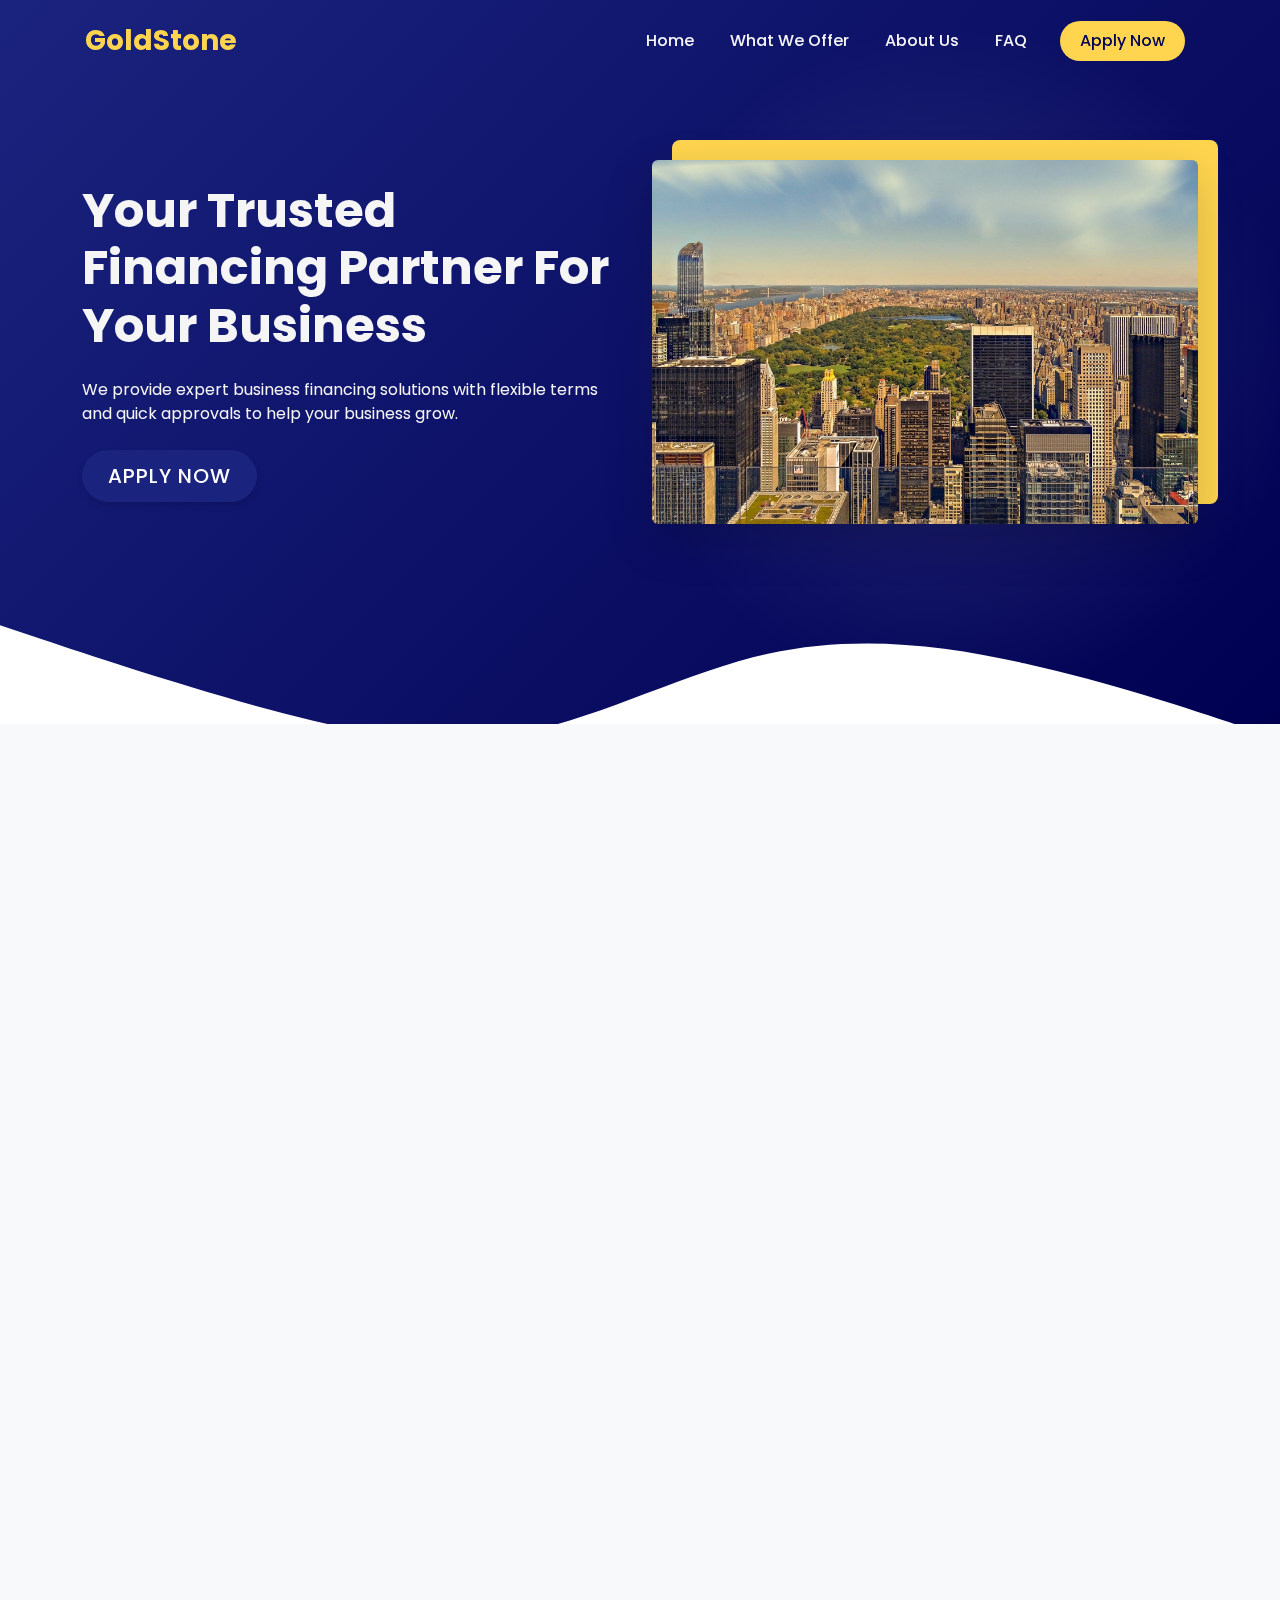
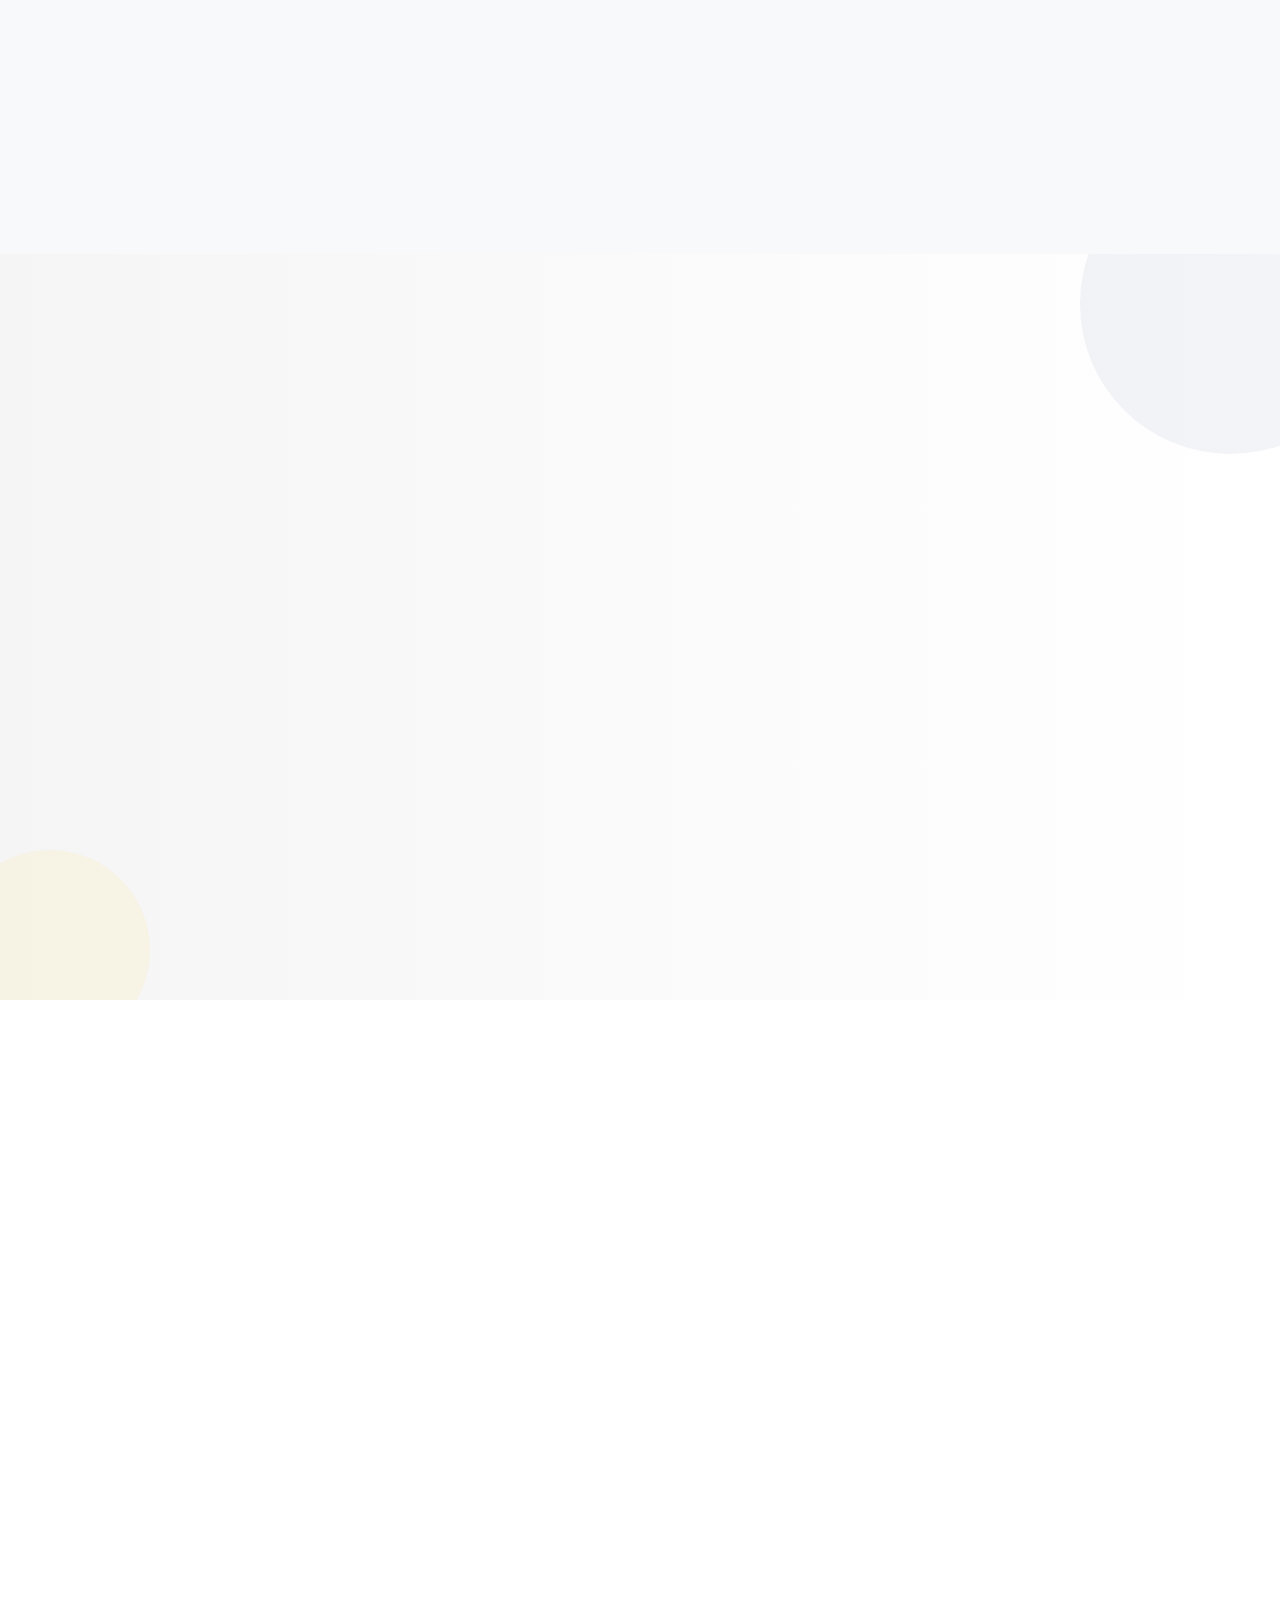
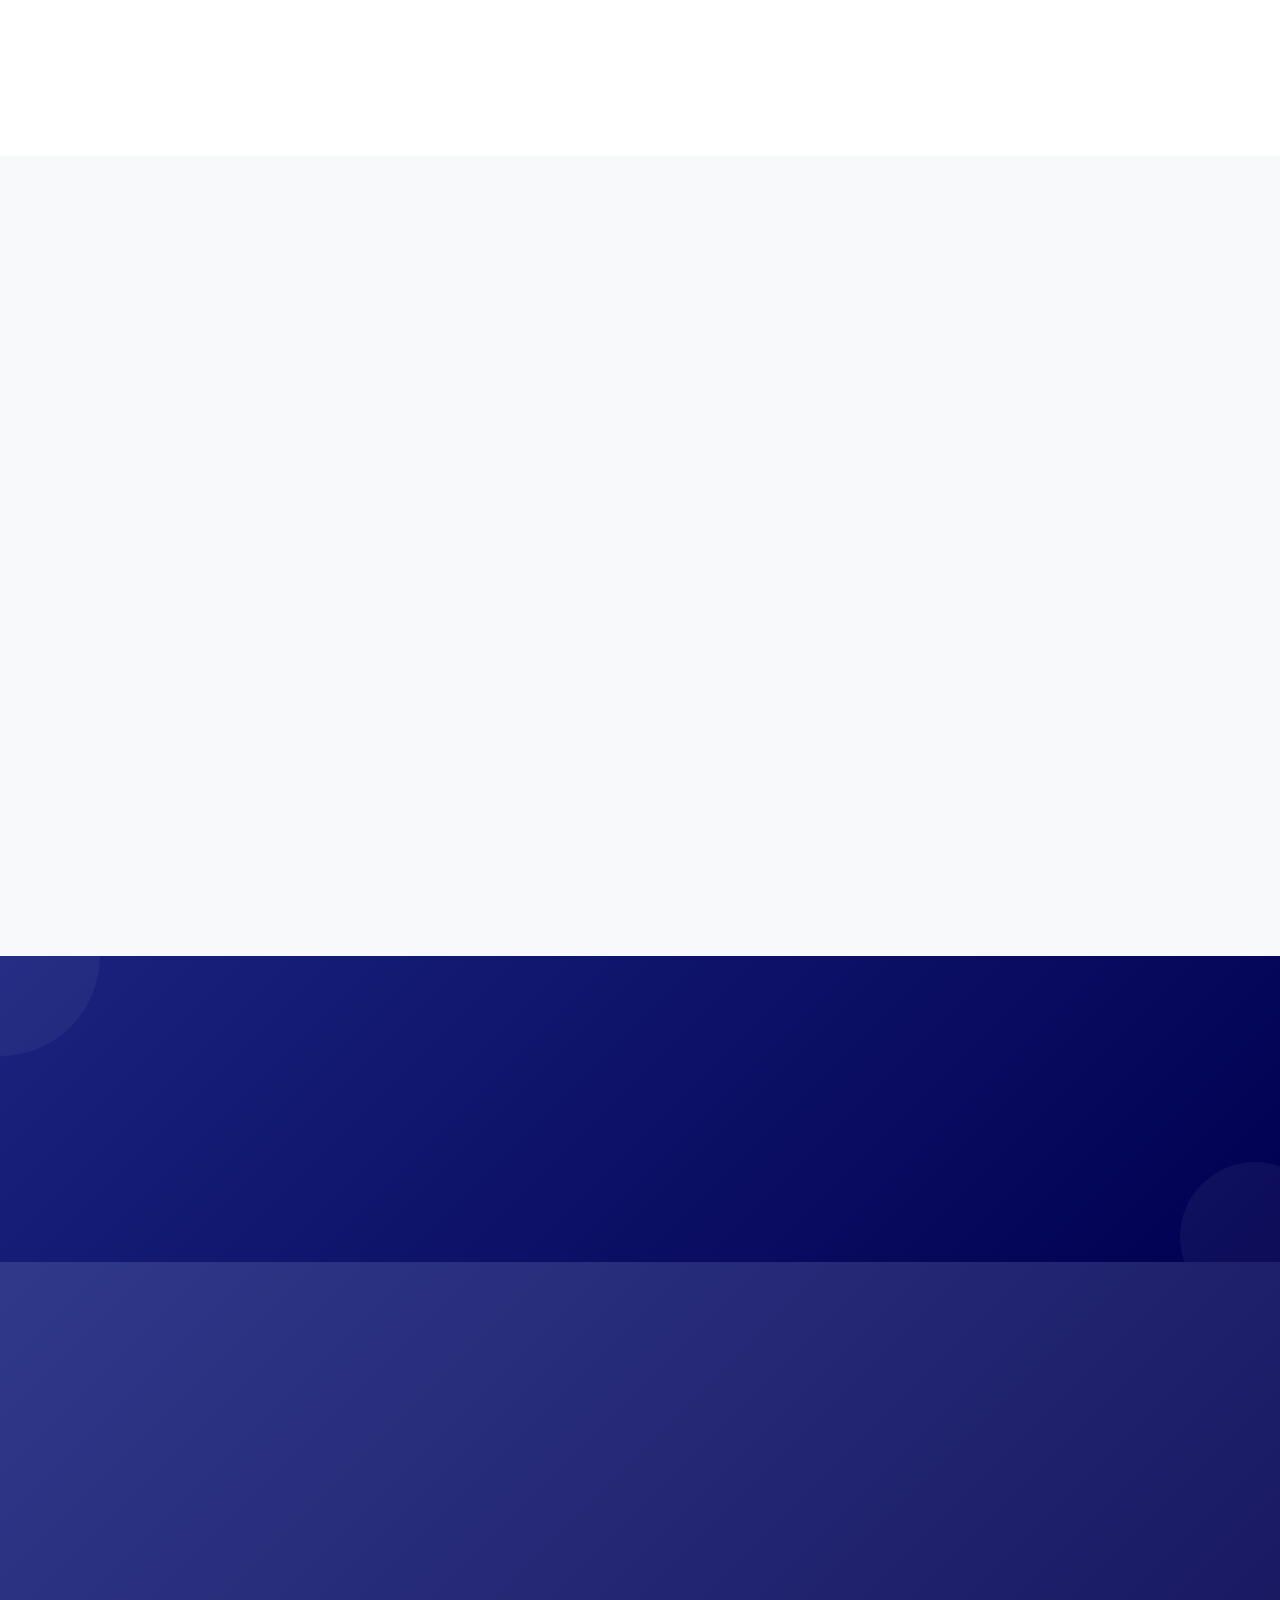
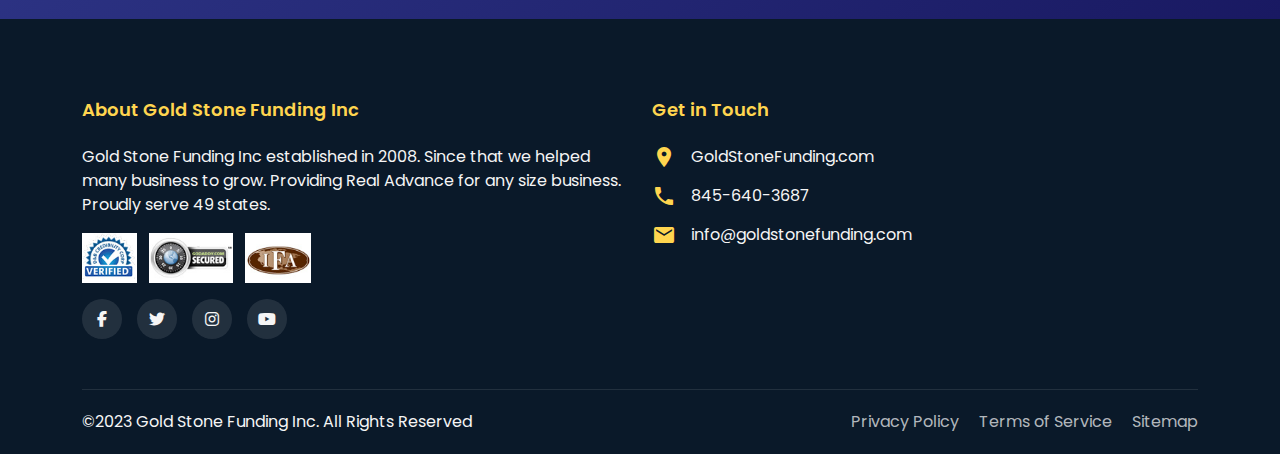
<file: index.html>
<!DOCTYPE html>
<html lang="en">
  <head>
    <meta charset="UTF-8" />
    <meta name="viewport" content="width=device-width, initial-scale=1.0" />
    <title>Goldstone - Business Financing Solutions</title>
    <!-- Bootstrap CSS -->
    <link
      href="https://cdn.jsdelivr.net/npm/bootstrap@5.3.0-alpha1/dist/css/bootstrap.min.css"
      rel="stylesheet"
    />
    <!-- Material Icons -->
    <link
      href="https://fonts.googleapis.com/icon?family=Material+Icons"
      rel="stylesheet"
    />
    <!-- Google Fonts -->
    <link
      href="https://fonts.googleapis.com/css2?family=Poppins:wght@300;400;500;600;700&display=swap"
      rel="stylesheet"
    />
    <!-- Font Awesome -->
    <link
      rel="stylesheet"
      href="https://cdnjs.cloudflare.com/ajax/libs/font-awesome/6.4.0/css/all.min.css"
    />
    <!-- AOS Animation Library -->
    <link
      href="https://cdn.jsdelivr.net/npm/aos@2.3.4/dist/aos.css"
      rel="stylesheet"
    />
    <!-- Custom CSS -->
    <link href="style.css" rel="stylesheet" />
  </head>
  <body>
    <!-- Navbar -->
    <nav class="navbar navbar-expand-lg fixed-top">
      <div class="container">
        <a class="navbar-brand" href="#">
          <span class="gold-text">GoldStone</span>
        </a>
        <button
          class="navbar-toggler"
          type="button"
          data-bs-toggle="collapse"
          data-bs-target="#navbarNav"
        >
          <span class="navbar-toggler-icon"></span>
        </button>
        <div class="collapse navbar-collapse" id="navbarNav">
          <ul class="navbar-nav ms-auto">
            <li class="nav-item">
              <a class="nav-link" href="index.html">Home</a>
            </li>
            <li class="nav-item">
              <a class="nav-link" href="services.html">What We Offer</a>
            </li>
            <li class="nav-item">
              <a class="nav-link" href="#about">About Us</a>
            </li>
            <li class="nav-item">
              <a class="nav-link" href="#faq">FAQ</a>
            </li>
            <li class="nav-item">
              <a class="nav-link btn-qualify" href="services.html">Apply Now</a>
            </li>
          </ul>
        </div>
      </div>
    </nav>

    <!-- Hero Section -->
    <section id="home" class="hero-section">
      <div class="container">
        <div class="row align-items-center">
          <div class="col-lg-6" data-aos="fade-right" data-aos-duration="1000">
            <h1 class="mb-4">
              Your Trusted Financing Partner For Your Business
            </h1>
            <p class="mb-4">
              We provide expert business financing solutions with flexible terms
              and quick approvals to help your business grow.
            </p>
            <a href="#qualify" class="btn btn-primary btn-lg me-3 mb-3 mb-lg-0">
              APPLY NOW
            </a>
          </div>
          <div
            class="col-lg-6"
            data-aos="fade-left"
            data-aos-duration="1000"
            data-aos-delay="200"
          >
            <div class="hero-image-container">
              <img
                src="img/slide_2.jpg"
                alt="Business Financing"
                class="img-fluid rounded shadow-lg"
              />
            </div>
          </div>
        </div>
      </div>
      <div class="wave-container">
        <svg xmlns="http://www.w3.org/2000/svg" viewBox="0 0 1440 320">
          <path
            fill="#ffffff"
            fill-opacity="1"
            d="M0,96L48,112C96,128,192,160,288,186.7C384,213,480,235,576,218.7C672,203,768,149,864,128C960,107,1056,117,1152,138.7C1248,160,1344,192,1392,208L1440,224L1440,320L1392,320C1344,320,1248,320,1152,320C1056,320,960,320,864,320C768,320,672,320,576,320C480,320,384,320,288,320C192,320,96,320,48,320L0,320Z"
          ></path>
        </svg>
      </div>
    </section>

    <!-- Services Section -->
    <section id="services" class="services-section">
      <div class="container">
        <div class="section-header text-center mb-5" data-aos="fade-up">
          <h6 class="section-subtitle">Our Services</h6>
          <h2 class="section-title">What We Offer</h2>
          <div class="divider mx-auto"></div>
          <p class="section-description">
            Gold Stone Funding Inc has been recognized as the trusted source for
            businesses to grow
          </p>
          <p class="section-description">
            However, the company never set out to earn that reputation. Gold
            Stone Funding Inc's original intent was to understand the needs of
            the customer and provide a product that met those needs better than
            anything else out there.
          </p>
        </div>

        <div class="row g-4">
          <div class="col-md-4" data-aos="fade-up" data-aos-delay="100">
            <div class="service-card">
              <div class="icon-box">
                <i class="material-icons">credit_card</i>
              </div>
              <h3>Business Cash Advance</h3>
              <p>
                Fast funding for your business with flexible repayment options
                based on your daily sales.
              </p>
              <a href="services.html" class="service-link"
                >Learn More <i class="material-icons">arrow_forward</i></a
              >
            </div>
          </div>

          <div class="col-md-4" data-aos="fade-up" data-aos-delay="200">
            <div class="service-card">
              <div class="icon-box">
                <i class="material-icons">receipt_long</i>
              </div>
              <h3>Invoice & PO Factoring</h3>
              <p>
                Turn your unpaid invoices into immediate cash to improve your
                business cash flow.
              </p>
              <a href="services.html" class="service-link"
                >Learn More <i class="material-icons">arrow_forward</i></a
              >
            </div>
          </div>

          <div class="col-md-4" data-aos="fade-up" data-aos-delay="300">
            <div class="service-card">
              <div class="icon-box">
                <i class="material-icons">account_balance</i>
              </div>
              <h3>Business Credit Lines</h3>
              <p>
                Flexible credit lines that grow with your business needs and
                only pay for what you use.
              </p>
              <a href="services.html" class="service-link"
                >Learn More <i class="material-icons">arrow_forward</i></a
              >
            </div>
          </div>

          <div class="col-md-4" data-aos="fade-up" data-aos-delay="100">
            <div class="service-card">
              <div class="icon-box">
                <i class="material-icons">history</i>
              </div>
              <h3>Bad Credit Advance</h3>
              <p>
                Financing options available regardless of credit history or past
                financial challenges.
              </p>
              <a href="services.html" class="service-link"
                >Learn More <i class="material-icons">arrow_forward</i></a
              >
            </div>
          </div>

          <div class="col-md-4" data-aos="fade-up" data-aos-delay="200">
            <div class="service-card">
              <div class="icon-box">
                <i class="material-icons">business</i>
              </div>
              <h3>Equipment Leasing & Financing</h3>
              <p>
                Get the equipment your business needs without the large upfront
                investment.
              </p>
              <a href="services.html" class="service-link"
                >Learn More <i class="material-icons">arrow_forward</i></a
              >
            </div>
          </div>

          <div class="col-md-4" data-aos="fade-up" data-aos-delay="300">
            <div class="service-card">
              <div class="icon-box">
                <i class="material-icons">support_agent</i>
              </div>
              <h3>24/7 Customer Support</h3>
              <p>
                Our experienced team is always available to assist you with any
                questions or concerns.
              </p>
              <a href="services.html" class="service-link"
                >Learn More <i class="material-icons">arrow_forward</i></a
              >
            </div>
          </div>
        </div>
      </div>
    </section>

    <!-- Qualification Section -->
    <section id="qualify" class="qualify-section">
      <div class="container">
        <div class="row align-items-center">
          <div class="col-lg-6 pe-lg-5" data-aos="fade-right">
            <div class="section-header mb-4">
              <h6 class="section-subtitle">Pre-qualification</h6>
              <h2 class="section-title">Find out how much you qualify for</h2>
              <div class="divider"></div>
            </div>
            <p class="mb-4">
              Our simple pre-qualification process won't affect your credit
              score. Get approved in minutes and funded as soon as the next
              business day.
            </p>
            <div class="qualify-stats d-flex">
              <div class="stat-item">
                <h3>$5K-$1M</h3>
                <p>Funding Available</p>
              </div>
              <div class="stat-item">
                <h3>24h</h3>
                <p>Quick Approval</p>
              </div>
              <div class="stat-item">
                <h3>6+ Mo</h3>
                <p>Business History</p>
              </div>
            </div>
          </div>
          <div class="col-lg-6" data-aos="fade-left" data-aos-delay="200">
            <div class="hero-form-card">
              <h3 class="form-title text-center mb-4">Apply for Credit</h3>
              <form id="applyForm">
                <div class="mb-3">
                  <input
                    type="text"
                    class="form-control"
                    placeholder="Enter amount here ($5,000 minimum)"
                    required
                  />
                </div>
                <div class="mb-3">
                  <select class="form-select" required>
                    <option selected disabled value="">
                      What are your monthly sales?
                    </option>
                    <option>below $5,000</option>
                    <option>$5,000 - $25,000</option>
                    <option>$25,000 - $50,000</option>
                    <option>$50,000 - $100,000</option>
                    <option>$100,000 - $500,000</option>
                    <option>$500,000 or more</option>
                  </select>
                </div>
                <div class="mb-3">
                  <input
                    type="text"
                    class="form-control"
                    placeholder="Full Name"
                    required
                  />
                </div>
                <div class="mb-3">
                  <input
                    type="text"
                    class="form-control"
                    placeholder="Business Name"
                    required
                  />
                </div>
                <div class="mb-3">
                  <input
                    type="email"
                    class="form-control"
                    placeholder="Email Address"
                    required
                  />
                </div>
                <div class="mb-3">
                  <input
                    type="tel"
                    class="form-control"
                    placeholder="Phone Number"
                    required
                  />
                </div>
                <div id="formSuccess" class="alert alert-success mt-3 d-none">
                  Thank you, we will contact you in 24 hours
                </div>
                <button type="submit" class="btn btn-qualify w-100">
                  Submit
                </button>
              </form>
            </div>
          </div>
        </div>
      </div>
    </section>

    <!-- About Section -->
    <section id="about" class="about-section">
      <div class="container">
        <div class="row align-items-center">
          <div class="col-lg-6 mb-4 mb-lg-0" data-aos="fade-right">
            <div class="about-image">
              <img
                src="img/slide_2.jpg"
                alt="About Goldstone"
                class="img-fluid rounded shadow"
              />
            </div>
          </div>
          <div class="col-lg-6" data-aos="fade-left">
            <div class="section-header mb-4">
              <h6 class="section-subtitle">Who We Are</h6>
              <h2 class="section-title">About Us</h2>
              <div class="divider"></div>
            </div>
            <p class="mb-4">
              Gold Stone Funding Inc is the easiest way to obtain financing for
              your existing business. Since 2010, we established ourselves as a
              leader in the small-medium sized business marketplace. We provide
              your business with all funding options until you choose the one
              that works best for you. Our process is simple, easy and
              transparent. Our goal is even simpler: Approve your business for
              financing.
            </p>
            <p class="mb-4">
              Please inquire about our customized programs providing business
              owners with Business Credit Lines and Merchant Cash Advances.
            </p>
            <p>We now offer Business Advance in ALL 49 States!</p>
            <p>
              Call now or leave an Email/Phone number and one of our experienced
              agents will give you a call.
            </p>
            <div class="mt-4">
              <a href="services.html" class="btn btn-primary">Learn More</a>
            </div>
          </div>
        </div>
      </div>
    </section>

    <!-- FAQ Section -->
    <section id="faq" class="faq-section">
      <div class="container">
        <div class="section-header text-center mb-5" data-aos="fade-up">
          <h6 class="section-subtitle">Common Questions</h6>
          <h2 class="section-title">Frequently Asked Questions</h2>
          <div class="divider mx-auto"></div>
        </div>

        <div class="row justify-content-center">
          <div class="col-lg-10">
            <div class="accordion" id="faqAccordion">
              <div class="accordion-item" data-aos="fade-up">
                <h2 class="accordion-header">
                  <button
                    class="accordion-button"
                    type="button"
                    data-bs-toggle="collapse"
                    data-bs-target="#collapseOne"
                  >
                    What is the application process?
                  </button>
                </h2>
                <div
                  id="collapseOne"
                  class="accordion-collapse collapse show"
                  data-bs-parent="#faqAccordion"
                >
                  <div class="accordion-body">
                    Applying for a working capital advance is simple and
                    typically only takes a few minutes. You can apply over the
                    phone by calling 484-542-2402 or by sending in the completed
                    application by fax or email.
                  </div>
                </div>
              </div>

              <div
                class="accordion-item"
                data-aos="fade-up"
                data-aos-delay="100"
              >
                <h2 class="accordion-header">
                  <button
                    class="accordion-button collapsed"
                    type="button"
                    data-bs-toggle="collapse"
                    data-bs-target="#collapseTwo"
                  >
                    What information is needed to apply?
                  </button>
                </h2>
                <div
                  id="collapseTwo"
                  class="accordion-collapse collapse"
                  data-bs-parent="#faqAccordion"
                >
                  <div class="accordion-body">
                    All we will need is the last 3-6 months of complete business
                    bank statements and the credit application.
                  </div>
                </div>
              </div>

              <div
                class="accordion-item"
                data-aos="fade-up"
                data-aos-delay="200"
              >
                <h2 class="accordion-header">
                  <button
                    class="accordion-button collapsed"
                    type="button"
                    data-bs-toggle="collapse"
                    data-bs-target="#collapseThree"
                  >
                    What are the basic requirements to qualify for a working
                    capital advance?
                  </button>
                </h2>
                <div
                  id="collapseThree"
                  class="accordion-collapse collapse"
                  data-bs-parent="#faqAccordion"
                >
                  <div class="accordion-body">
                    To qualify for an advance, your business should be US based,
                    have 6 months time in business and $90,000+ in annual
                    revenue.
                  </div>
                </div>
              </div>

              <div
                class="accordion-item"
                data-aos="fade-up"
                data-aos-delay="300"
              >
                <h2 class="accordion-header">
                  <button
                    class="accordion-button collapsed"
                    type="button"
                    data-bs-toggle="collapse"
                    data-bs-target="#collapseFour"
                  >
                    How much do I qualify for?
                  </button>
                </h2>
                <div
                  id="collapseFour"
                  class="accordion-collapse collapse"
                  data-bs-parent="#faqAccordion"
                >
                  <div class="accordion-body">
                    Decisions are based on the analysis of your bank statements,
                    company profile and personal credit history. We will make
                    sure to give you multiple options and advice for what suits
                    your business best.
                  </div>
                </div>
              </div>

              <div
                class="accordion-item"
                data-aos="fade-up"
                data-aos-delay="400"
              >
                <h2 class="accordion-header">
                  <button
                    class="accordion-button collapsed"
                    type="button"
                    data-bs-toggle="collapse"
                    data-bs-target="#collapseFive"
                  >
                    Do I need to have good credit?
                  </button>
                </h2>
                <div
                  id="collapseFive"
                  class="accordion-collapse collapse"
                  data-bs-parent="#faqAccordion"
                >
                  <div class="accordion-body">
                    In these times, we know that many good, hardworking people
                    can have bad credit. We evaluate every application on its
                    merits. We listen to your story and see how we might help
                    you and your business succeed.
                  </div>
                </div>
              </div>
            </div>
          </div>
        </div>
      </div>
    </section>

    <!-- Stats Section -->
    <section class="stats-section text-center">
      <div class="container">
        <div class="row">
          <div class="col-md-3 col-6 mb-4 mb-md-0" data-aos="fade-up">
            <div class="stat-box">
              <div class="stat-number" data-counter="10">0</div>
              <div class="stat-label">Years Experience</div>
            </div>
          </div>
          <div
            class="col-md-3 col-6 mb-4 mb-md-0"
            data-aos="fade-up"
            data-aos-delay="100"
          >
            <div class="stat-box">
              <div class="stat-number" data-counter="5000">0</div>
              <div class="stat-label">Businesses Funded</div>
            </div>
          </div>
          <div
            class="col-md-3 col-6 mb-4 mb-md-0"
            data-aos="fade-up"
            data-aos-delay="200"
          >
            <div class="stat-box">
              <div class="stat-number" data-counter="500">0</div>
              <div class="stat-prefix">$</div>
              <div class="stat-label">Million Funded</div>
            </div>
          </div>
          <div
            class="col-md-3 col-6 mb-4 mb-md-0"
            data-aos="fade-up"
            data-aos-delay="300"
          >
            <div class="stat-box">
              <div class="stat-number" data-counter="24">0</div>
              <div class="stat-label">Hour Approvals</div>
            </div>
          </div>
        </div>
      </div>
    </section>

    <!-- Testimonial Section -->
    <!--
    <section class="testimonial-section">
      <div class="container">
        <div class="section-header text-center mb-5" data-aos="fade-up">
          <h6 class="section-subtitle">Client Stories</h6>
          <h2 class="section-title">What Our Clients Say</h2>
          <div class="divider mx-auto"></div>
        </div>
        
        <div class="testimonial-slider" data-aos="fade-up">
          <div id="testimonialCarousel" class="carousel slide" data-bs-ride="carousel">
            <div class="carousel-inner">
              <div class="carousel-item active">
                <div class="testimonial-card">
                  <div class="rating mb-3">
                    <i class="material-icons">star</i>
                    <i class="material-icons">star</i>
                    <i class="material-icons">star</i>
                    <i class="material-icons">star</i>
                    <i class="material-icons">star</i>
                  </div>
                  <p class="testimonial-text">"Gold Stone Funding helped my business expand to a second location with fast and easy financing. Their team was professional and responsive throughout the process."</p>
                  <div class="testimonial-author">
                    <div class="author-info">
                      <h5>John Smith</h5>
                      <p>Restaurant Owner</p>
                    </div>
                  </div>
                </div>
              </div>
              <div class="carousel-item">
                <div class="testimonial-card">
                  <div class="rating mb-3">
                    <i class="material-icons">star</i>
                    <i class="material-icons">star</i>
                    <i class="material-icons">star</i>
                    <i class="material-icons">star</i>
                    <i class="material-icons">star</i>
                  </div>
                  <p class="testimonial-text">"When traditional banks turned us down, Gold Stone Funding saw the potential in our business and provided the working capital we needed to grow. Couldn't be happier with their service."</p>
                  <div class="testimonial-author">
                    <div class="author-info">
                      <h5>Sarah Johnson</h5>
                      <p>Retail Store Owner</p>
                    </div>
                  </div>
                </div>
              </div>
            </div>
            <button class="carousel-control-prev" type="button" data-bs-target="#testimonialCarousel" data-bs-slide="prev">
              <span class="carousel-control-prev-icon" aria-hidden="true"></span>
              <span class="visually-hidden">Previous</span>
            </button>
            <button class="carousel-control-next" type="button" data-bs-target="#testimonialCarousel" data-bs-slide="next">
              <span class="carousel-control-next-icon" aria-hidden="true"></span>
              <span class="visually-hidden">Next</span>
            </button>
          </div>
        </div>
      </div>
    </section>
    -->

    <!-- CTA Section -->
    <section class="cta-section text-center">
      <div class="container">
        <div class="cta-content" data-aos="zoom-in">
          <h2 class="mb-4">
            Faster than a bank, and more flexible than any working capital
            lender
          </h2>
          <p class="mb-4">
            Get the funding your business needs today without the hassle and
            wait time of traditional lenders.
          </p>
          <a
            href="services.html"
            class="btn btn-qualify btn-lg"
            style="text-decoration: none"
            >Apply Now</a
          >
        </div>
      </div>
    </section>

    <!-- Footer -->
    <footer class="footer">
      <div class="container">
        <div class="row">
          <div class="col-lg-6 mb-4 mb-lg-0">
            <h4 class="footer-title">About Gold Stone Funding Inc</h4>
            <p>
              Gold Stone Funding Inc established in 2008. Since that we helped
              many business to grow. Providing Real Advance for any size
              business. Proudly serve 49 states.
            </p>
            <div class="footer-logos mt-3 mb-3">
              <img
                src="img/bottom_01.jpg"
                alt="Business Verified"
                class="me-2"
                height="50"
              />
              <img
                src="img/bottom_02.jpg"
                alt="Secure Badge"
                class="me-2"
                height="50"
              />
              <img src="img/bottom_03.jpg" alt="IFA Badge" height="50" />
            </div>
            <div class="footer-social mt-3">
              <a href="#" class="social-icon"
                ><i class="fab fa-facebook-f"></i
              ></a>
              <a href="#" class="social-icon"><i class="fab fa-twitter"></i></a>
              <a href="#" class="social-icon"
                ><i class="fab fa-instagram"></i
              ></a>
              <a href="#" class="social-icon"><i class="fab fa-youtube"></i></a>
            </div>
          </div>
          <div class="col-lg-6">
            <h4 class="footer-title">Get in Touch</h4>
            <ul class="footer-contact">
              <li>
                <i class="material-icons">location_on</i>
                <span>GoldStoneFunding.com</span>
              </li>
              <li>
                <i class="material-icons">phone</i> <span>845-640-3687</span>
              </li>
              <li>
                <i class="material-icons">email</i>
                <span>info@goldstonefunding.com</span>
              </li>
            </ul>
          </div>
        </div>
        <div class="footer-bottom">
          <div class="row align-items-center">
            <div class="col-md-6 mb-3 mb-md-0">
              <p class="mb-0">
                ©2023 Gold Stone Funding Inc. All Rights Reserved
              </p>
            </div>
            <div class="col-md-6 text-md-end">
              <ul class="footer-links">
                <li><a href="privacy-policy.html">Privacy Policy</a></li>
                <li><a href="terms-conditions.html">Terms of Service</a></li>
                <li><a href="#">Sitemap</a></li>
              </ul>
            </div>
          </div>
        </div>
      </div>
    </footer>

    <!-- Scripts -->
    <script src="https://cdn.jsdelivr.net/npm/bootstrap@5.3.0-alpha1/dist/js/bootstrap.bundle.min.js"></script>
    <script src="https://cdn.jsdelivr.net/npm/aos@2.3.4/dist/aos.js"></script>
    <script src="script.js"></script>
  </body>
</html>
</file>
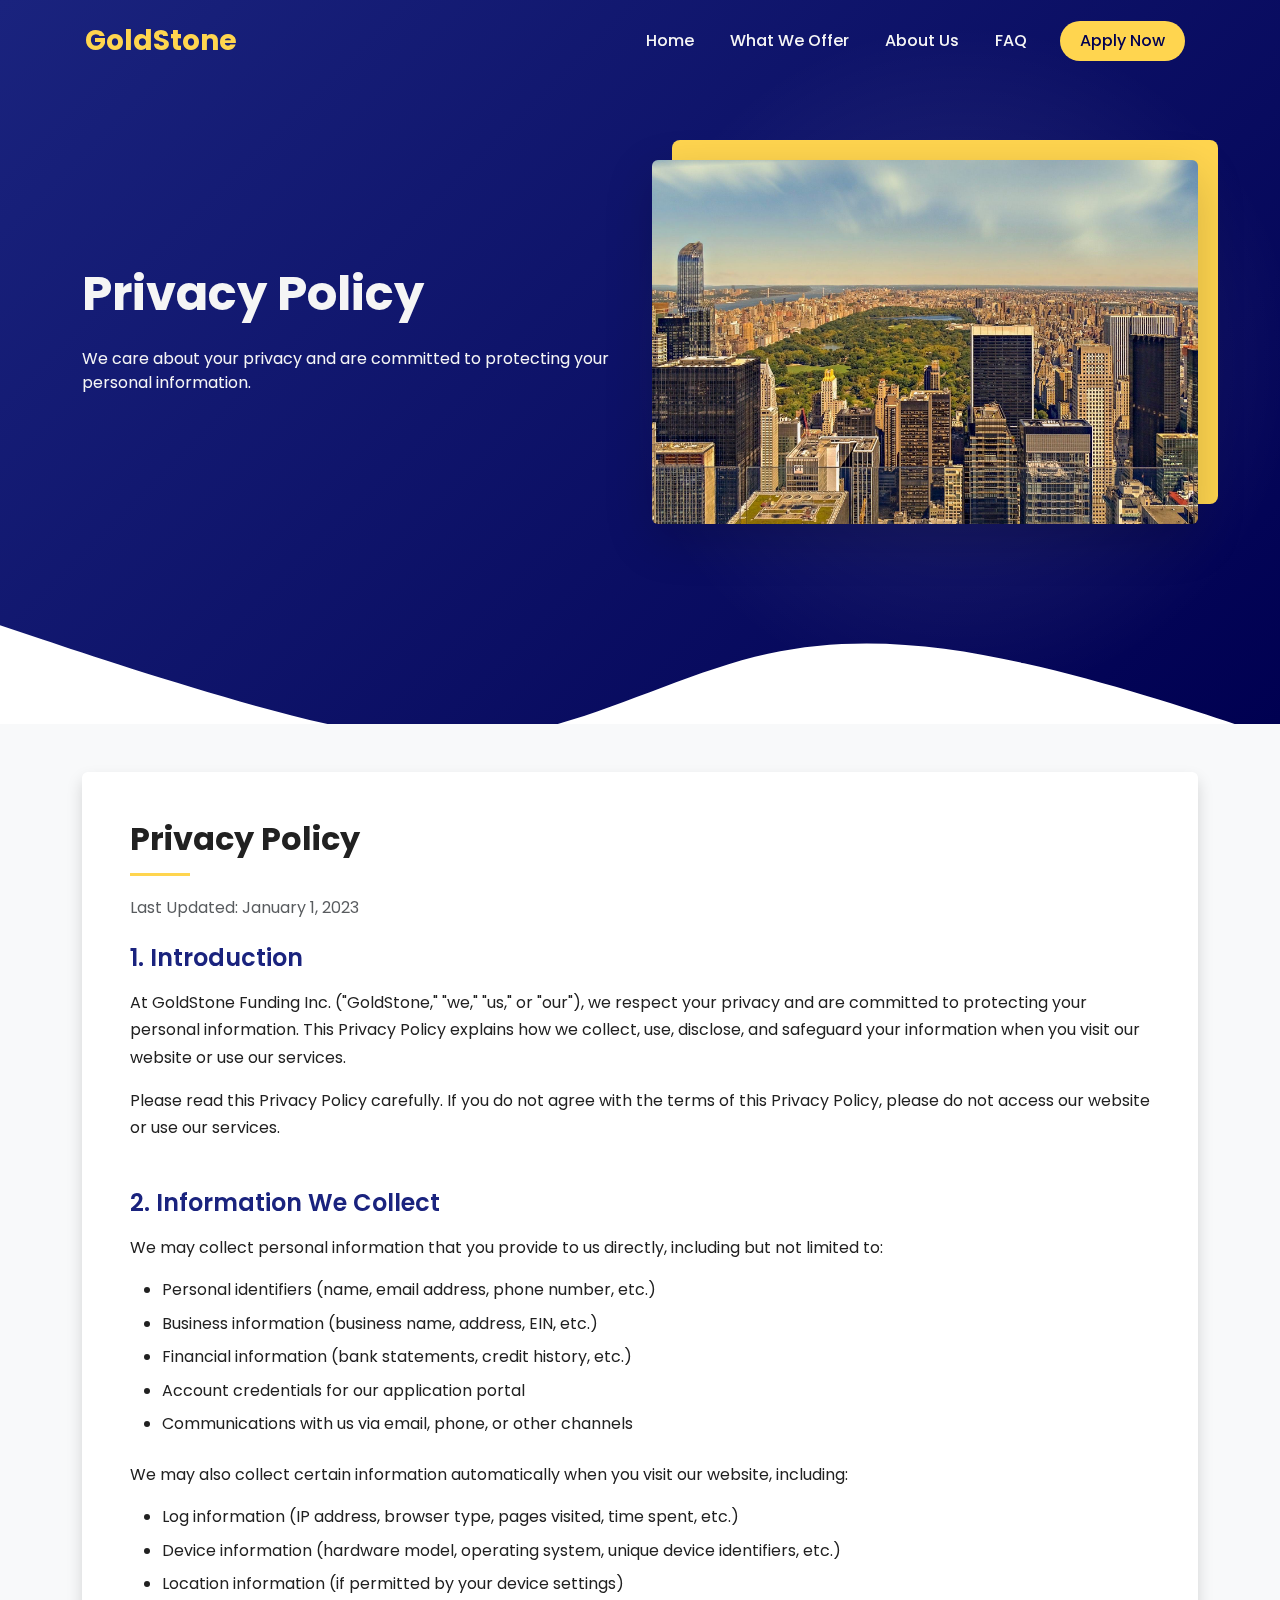
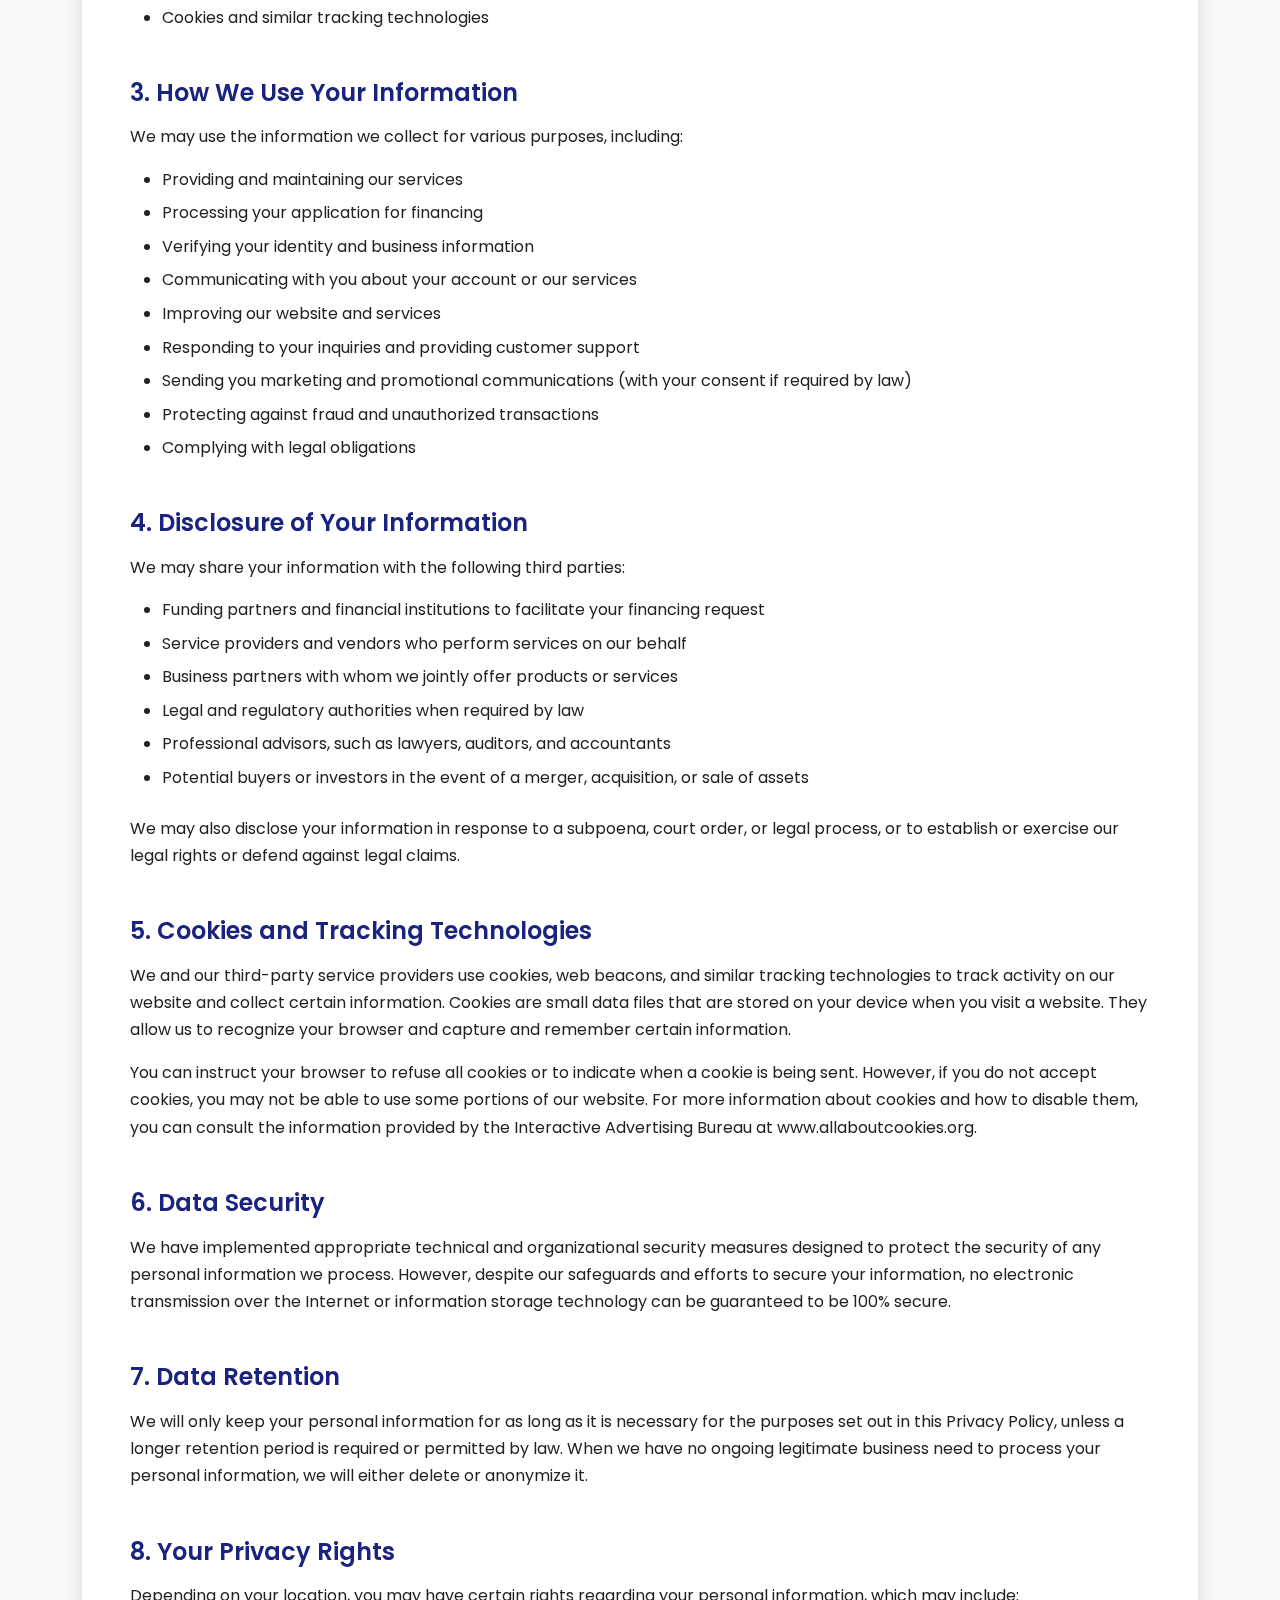
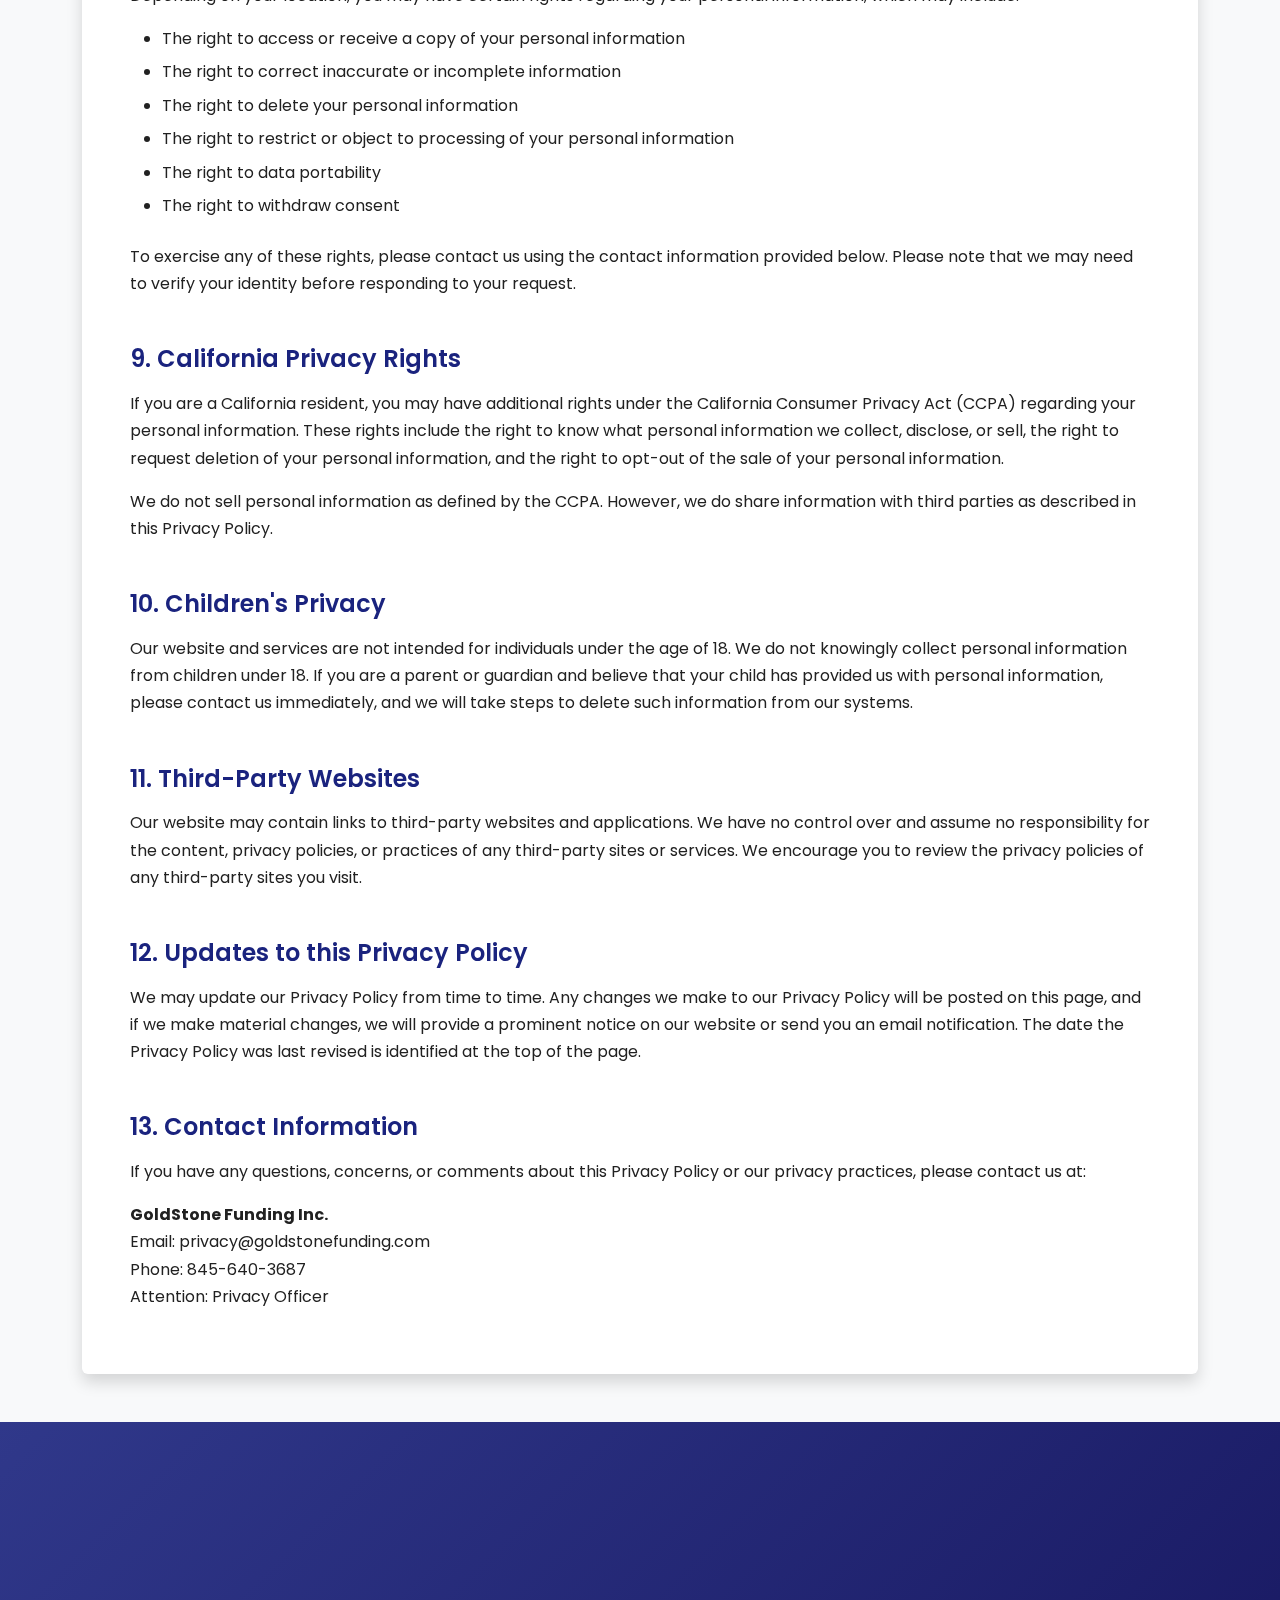
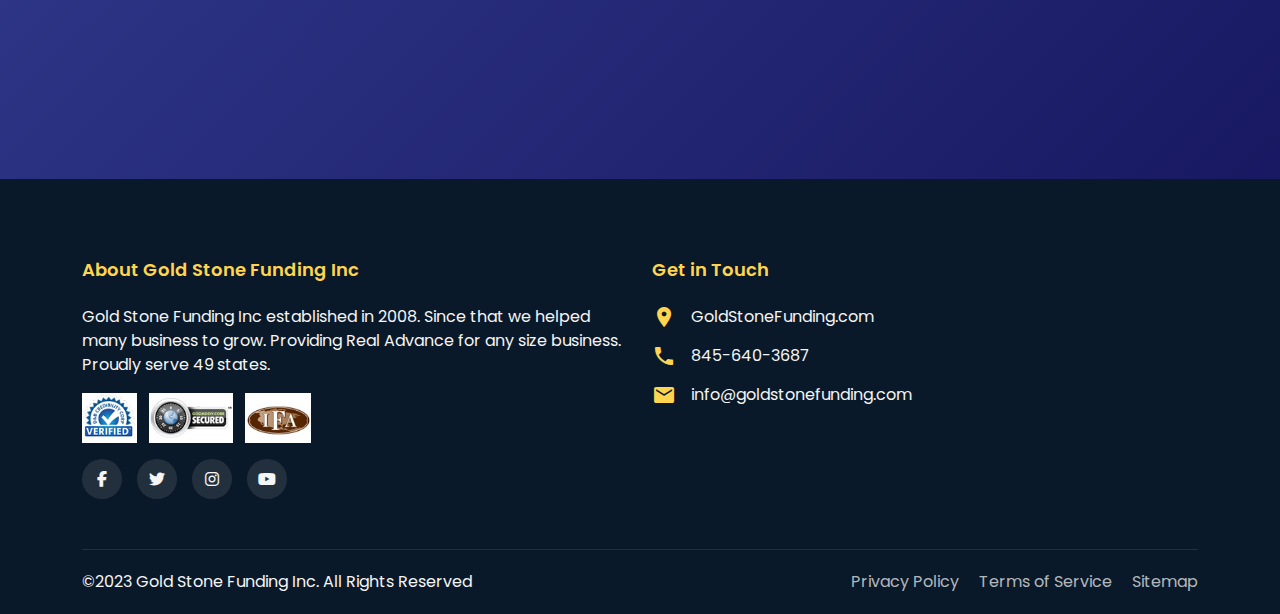
<file: privacy-policy.html>
<!DOCTYPE html>
<html lang="en">
  <head>
    <meta charset="UTF-8" />
    <meta name="viewport" content="width=device-width, initial-scale=1.0" />
    <title>Privacy Policy - Goldstone Business Financing Solutions</title>
    <!-- Bootstrap CSS -->
    <link
      href="https://cdn.jsdelivr.net/npm/bootstrap@5.3.0-alpha1/dist/css/bootstrap.min.css"
      rel="stylesheet"
    />
    <!-- Material Icons -->
    <link
      href="https://fonts.googleapis.com/icon?family=Material+Icons"
      rel="stylesheet"
    />
    <!-- Google Fonts -->
    <link
      href="https://fonts.googleapis.com/css2?family=Poppins:wght@300;400;500;600;700&display=swap"
      rel="stylesheet"
    />
    <!-- Font Awesome -->
    <link
      rel="stylesheet"
      href="https://cdnjs.cloudflare.com/ajax/libs/font-awesome/6.4.0/css/all.min.css"
    />
    <!-- AOS Animation Library -->
    <link
      href="https://cdn.jsdelivr.net/npm/aos@2.3.4/dist/aos.css"
      rel="stylesheet"
    />
    <!-- Custom CSS -->
    <link href="style.css" rel="stylesheet" />
  </head>
  <body>
    <!-- Navbar -->
    <nav class="navbar navbar-expand-lg fixed-top">
      <div class="container">
        <a class="navbar-brand" href="index.html">
          <span class="gold-text">GoldStone</span>
        </a>
        <button
          class="navbar-toggler"
          type="button"
          data-bs-toggle="collapse"
          data-bs-target="#navbarNav"
        >
          <span class="navbar-toggler-icon"></span>
        </button>
        <div class="collapse navbar-collapse" id="navbarNav">
          <ul class="navbar-nav ms-auto">
            <li class="nav-item">
              <a class="nav-link" href="index.html">Home</a>
            </li>
            <li class="nav-item">
              <a class="nav-link" href="what-we-offer.html">What We Offer</a>
            </li>
            <li class="nav-item">
              <a class="nav-link" href="index.html#about">About Us</a>
            </li>
            <li class="nav-item">
              <a class="nav-link" href="index.html#faq">FAQ</a>
            </li>
            <li class="nav-item">
              <a class="nav-link btn-qualify" href="services.html">Apply Now</a>
            </li>
          </ul>
        </div>
      </div>
    </nav>

    <!-- Page Header -->
    <section id="page-header" class="hero-section">
      <div class="container">
        <div class="row align-items-center">
          <div class="col-lg-6" data-aos="fade-right" data-aos-duration="1000">
            <h1 class="mb-4">Privacy Policy</h1>
            <p class="mb-4">
              We care about your privacy and are committed to protecting your
              personal information.
            </p>
          </div>
          <div
            class="col-lg-6"
            data-aos="fade-left"
            data-aos-duration="1000"
            data-aos-delay="200"
          >
            <div class="hero-image-container">
              <img
                src="img/slide_2.jpg"
                alt="Privacy Policy"
                class="img-fluid rounded shadow-lg"
              />
            </div>
          </div>
        </div>
      </div>
      <div class="wave-container">
        <svg xmlns="http://www.w3.org/2000/svg" viewBox="0 0 1440 320">
          <path
            fill="#ffffff"
            fill-opacity="1"
            d="M0,96L48,112C96,128,192,160,288,186.7C384,213,480,235,576,218.7C672,203,768,149,864,128C960,107,1056,117,1152,138.7C1248,160,1344,192,1392,208L1440,224L1440,320L1392,320C1344,320,1248,320,1152,320C1056,320,960,320,864,320C768,320,672,320,576,320C480,320,384,320,288,320C192,320,96,320,48,320L0,320Z"
          ></path>
        </svg>
      </div>
    </section>

    <!-- Privacy Content -->
    <section class="privacy-content py-5">
      <div class="container">
        <div
          class="content-wrapper bg-white p-4 p-md-5 rounded shadow"
          data-aos="fade-up"
        >
          <div class="section-header mb-4">
            <h2 class="section-title">Privacy Policy</h2>
            <div class="divider"></div>
            <p class="text-muted">Last Updated: January 1, 2023</p>
          </div>

          <div class="privacy-section mb-5">
            <h3>1. Introduction</h3>
            <p>
              At GoldStone Funding Inc. ("GoldStone," "we," "us," or "our"), we
              respect your privacy and are committed to protecting your personal
              information. This Privacy Policy explains how we collect, use,
              disclose, and safeguard your information when you visit our
              website or use our services.
            </p>
            <p>
              Please read this Privacy Policy carefully. If you do not agree
              with the terms of this Privacy Policy, please do not access our
              website or use our services.
            </p>
          </div>

          <div class="privacy-section mb-5">
            <h3>2. Information We Collect</h3>
            <p>
              We may collect personal information that you provide to us
              directly, including but not limited to:
            </p>
            <ul>
              <li>
                Personal identifiers (name, email address, phone number, etc.)
              </li>
              <li>Business information (business name, address, EIN, etc.)</li>
              <li>
                Financial information (bank statements, credit history, etc.)
              </li>
              <li>Account credentials for our application portal</li>
              <li>
                Communications with us via email, phone, or other channels
              </li>
            </ul>

            <p class="mt-4">
              We may also collect certain information automatically when you
              visit our website, including:
            </p>
            <ul>
              <li>
                Log information (IP address, browser type, pages visited, time
                spent, etc.)
              </li>
              <li>
                Device information (hardware model, operating system, unique
                device identifiers, etc.)
              </li>
              <li>
                Location information (if permitted by your device settings)
              </li>
              <li>Cookies and similar tracking technologies</li>
            </ul>
          </div>

          <div class="privacy-section mb-5">
            <h3>3. How We Use Your Information</h3>
            <p>
              We may use the information we collect for various purposes,
              including:
            </p>
            <ul>
              <li>Providing and maintaining our services</li>
              <li>Processing your application for financing</li>
              <li>Verifying your identity and business information</li>
              <li>Communicating with you about your account or our services</li>
              <li>Improving our website and services</li>
              <li>
                Responding to your inquiries and providing customer support
              </li>
              <li>
                Sending you marketing and promotional communications (with your
                consent if required by law)
              </li>
              <li>Protecting against fraud and unauthorized transactions</li>
              <li>Complying with legal obligations</li>
            </ul>
          </div>

          <div class="privacy-section mb-5">
            <h3>4. Disclosure of Your Information</h3>
            <p>
              We may share your information with the following third parties:
            </p>
            <ul>
              <li>
                Funding partners and financial institutions to facilitate your
                financing request
              </li>
              <li>
                Service providers and vendors who perform services on our behalf
              </li>
              <li>
                Business partners with whom we jointly offer products or
                services
              </li>
              <li>Legal and regulatory authorities when required by law</li>
              <li>
                Professional advisors, such as lawyers, auditors, and
                accountants
              </li>
              <li>
                Potential buyers or investors in the event of a merger,
                acquisition, or sale of assets
              </li>
            </ul>
            <p>
              We may also disclose your information in response to a subpoena,
              court order, or legal process, or to establish or exercise our
              legal rights or defend against legal claims.
            </p>
          </div>

          <div class="privacy-section mb-5">
            <h3>5. Cookies and Tracking Technologies</h3>
            <p>
              We and our third-party service providers use cookies, web beacons,
              and similar tracking technologies to track activity on our website
              and collect certain information. Cookies are small data files that
              are stored on your device when you visit a website. They allow us
              to recognize your browser and capture and remember certain
              information.
            </p>
            <p>
              You can instruct your browser to refuse all cookies or to indicate
              when a cookie is being sent. However, if you do not accept
              cookies, you may not be able to use some portions of our website.
              For more information about cookies and how to disable them, you
              can consult the information provided by the Interactive
              Advertising Bureau at www.allaboutcookies.org.
            </p>
          </div>

          <div class="privacy-section mb-5">
            <h3>6. Data Security</h3>
            <p>
              We have implemented appropriate technical and organizational
              security measures designed to protect the security of any personal
              information we process. However, despite our safeguards and
              efforts to secure your information, no electronic transmission
              over the Internet or information storage technology can be
              guaranteed to be 100% secure.
            </p>
          </div>

          <div class="privacy-section mb-5">
            <h3>7. Data Retention</h3>
            <p>
              We will only keep your personal information for as long as it is
              necessary for the purposes set out in this Privacy Policy, unless
              a longer retention period is required or permitted by law. When we
              have no ongoing legitimate business need to process your personal
              information, we will either delete or anonymize it.
            </p>
          </div>

          <div class="privacy-section mb-5">
            <h3>8. Your Privacy Rights</h3>
            <p>
              Depending on your location, you may have certain rights regarding
              your personal information, which may include:
            </p>
            <ul>
              <li>
                The right to access or receive a copy of your personal
                information
              </li>
              <li>The right to correct inaccurate or incomplete information</li>
              <li>The right to delete your personal information</li>
              <li>
                The right to restrict or object to processing of your personal
                information
              </li>
              <li>The right to data portability</li>
              <li>The right to withdraw consent</li>
            </ul>
            <p>
              To exercise any of these rights, please contact us using the
              contact information provided below. Please note that we may need
              to verify your identity before responding to your request.
            </p>
          </div>

          <div class="privacy-section mb-5">
            <h3>9. California Privacy Rights</h3>
            <p>
              If you are a California resident, you may have additional rights
              under the California Consumer Privacy Act (CCPA) regarding your
              personal information. These rights include the right to know what
              personal information we collect, disclose, or sell, the right to
              request deletion of your personal information, and the right to
              opt-out of the sale of your personal information.
            </p>
            <p>
              We do not sell personal information as defined by the CCPA.
              However, we do share information with third parties as described
              in this Privacy Policy.
            </p>
          </div>

          <div class="privacy-section mb-5">
            <h3>10. Children's Privacy</h3>
            <p>
              Our website and services are not intended for individuals under
              the age of 18. We do not knowingly collect personal information
              from children under 18. If you are a parent or guardian and
              believe that your child has provided us with personal information,
              please contact us immediately, and we will take steps to delete
              such information from our systems.
            </p>
          </div>

          <div class="privacy-section mb-5">
            <h3>11. Third-Party Websites</h3>
            <p>
              Our website may contain links to third-party websites and
              applications. We have no control over and assume no responsibility
              for the content, privacy policies, or practices of any third-party
              sites or services. We encourage you to review the privacy policies
              of any third-party sites you visit.
            </p>
          </div>

          <div class="privacy-section mb-5">
            <h3>12. Updates to this Privacy Policy</h3>
            <p>
              We may update our Privacy Policy from time to time. Any changes we
              make to our Privacy Policy will be posted on this page, and if we
              make material changes, we will provide a prominent notice on our
              website or send you an email notification. The date the Privacy
              Policy was last revised is identified at the top of the page.
            </p>
          </div>

          <div class="privacy-section">
            <h3>13. Contact Information</h3>
            <p>
              If you have any questions, concerns, or comments about this
              Privacy Policy or our privacy practices, please contact us at:
            </p>
            <p>
              <strong>GoldStone Funding Inc.</strong><br />
              Email: privacy@goldstonefunding.com<br />
              Phone: 845-640-3687<br />
              Attention: Privacy Officer
            </p>
          </div>
        </div>
      </div>
    </section>

    <!-- CTA Section -->
    <section class="cta-section text-center">
      <div class="container">
        <div class="cta-content" data-aos="zoom-in">
          <h2 class="mb-4">
            Ready to grow your business with flexible financing?
          </h2>
          <p class="mb-4">
            Apply now and get funded in as little as 24 hours with our
            streamlined process.
          </p>
          <a
            href="services.html"
            class="btn btn-qualify btn-lg"
            style="text-decoration: none"
            >Apply Now</a
          >
        </div>
      </div>
    </section>

    <!-- Footer -->
    <footer class="footer">
      <div class="container">
        <div class="row">
          <div class="col-lg-6 mb-4 mb-lg-0">
            <h4 class="footer-title">About Gold Stone Funding Inc</h4>
            <p>
              Gold Stone Funding Inc established in 2008. Since that we helped
              many business to grow. Providing Real Advance for any size
              business. Proudly serve 49 states.
            </p>
            <div class="footer-logos mt-3 mb-3">
              <img
                src="img/bottom_01.jpg"
                alt="Business Verified"
                class="me-2"
                height="50"
              />
              <img
                src="img/bottom_02.jpg"
                alt="Secure Badge"
                class="me-2"
                height="50"
              />
              <img src="img/bottom_03.jpg" alt="IFA Badge" height="50" />
            </div>
            <div class="footer-social mt-3">
              <a href="#" class="social-icon"
                ><i class="fab fa-facebook-f"></i
              ></a>
              <a href="#" class="social-icon"><i class="fab fa-twitter"></i></a>
              <a href="#" class="social-icon"
                ><i class="fab fa-instagram"></i
              ></a>
              <a href="#" class="social-icon"><i class="fab fa-youtube"></i></a>
            </div>
          </div>
          <div class="col-lg-6">
            <h4 class="footer-title">Get in Touch</h4>
            <ul class="footer-contact">
              <li>
                <i class="material-icons">location_on</i>
                <span>GoldStoneFunding.com</span>
              </li>
              <li>
                <i class="material-icons">phone</i> <span>845-640-3687</span>
              </li>
              <li>
                <i class="material-icons">email</i>
                <span>info@goldstonefunding.com</span>
              </li>
            </ul>
          </div>
        </div>
        <div class="footer-bottom">
          <div class="row align-items-center">
            <div class="col-md-6 mb-3 mb-md-0">
              <p class="mb-0">
                ©2023 Gold Stone Funding Inc. All Rights Reserved
              </p>
            </div>
            <div class="col-md-6 text-md-end">
              <ul class="footer-links">
                <li><a href="privacy-policy.html">Privacy Policy</a></li>
                <li><a href="terms-conditions.html">Terms of Service</a></li>
                <li><a href="#">Sitemap</a></li>
              </ul>
            </div>
          </div>
        </div>
      </div>
    </footer>

    <!-- Scripts -->
    <script src="https://cdn.jsdelivr.net/npm/bootstrap@5.3.0-alpha1/dist/js/bootstrap.bundle.min.js"></script>
    <script src="https://cdn.jsdelivr.net/npm/aos@2.3.4/dist/aos.js"></script>
    <script src="script.js"></script>
  </body>
</html>
</file>
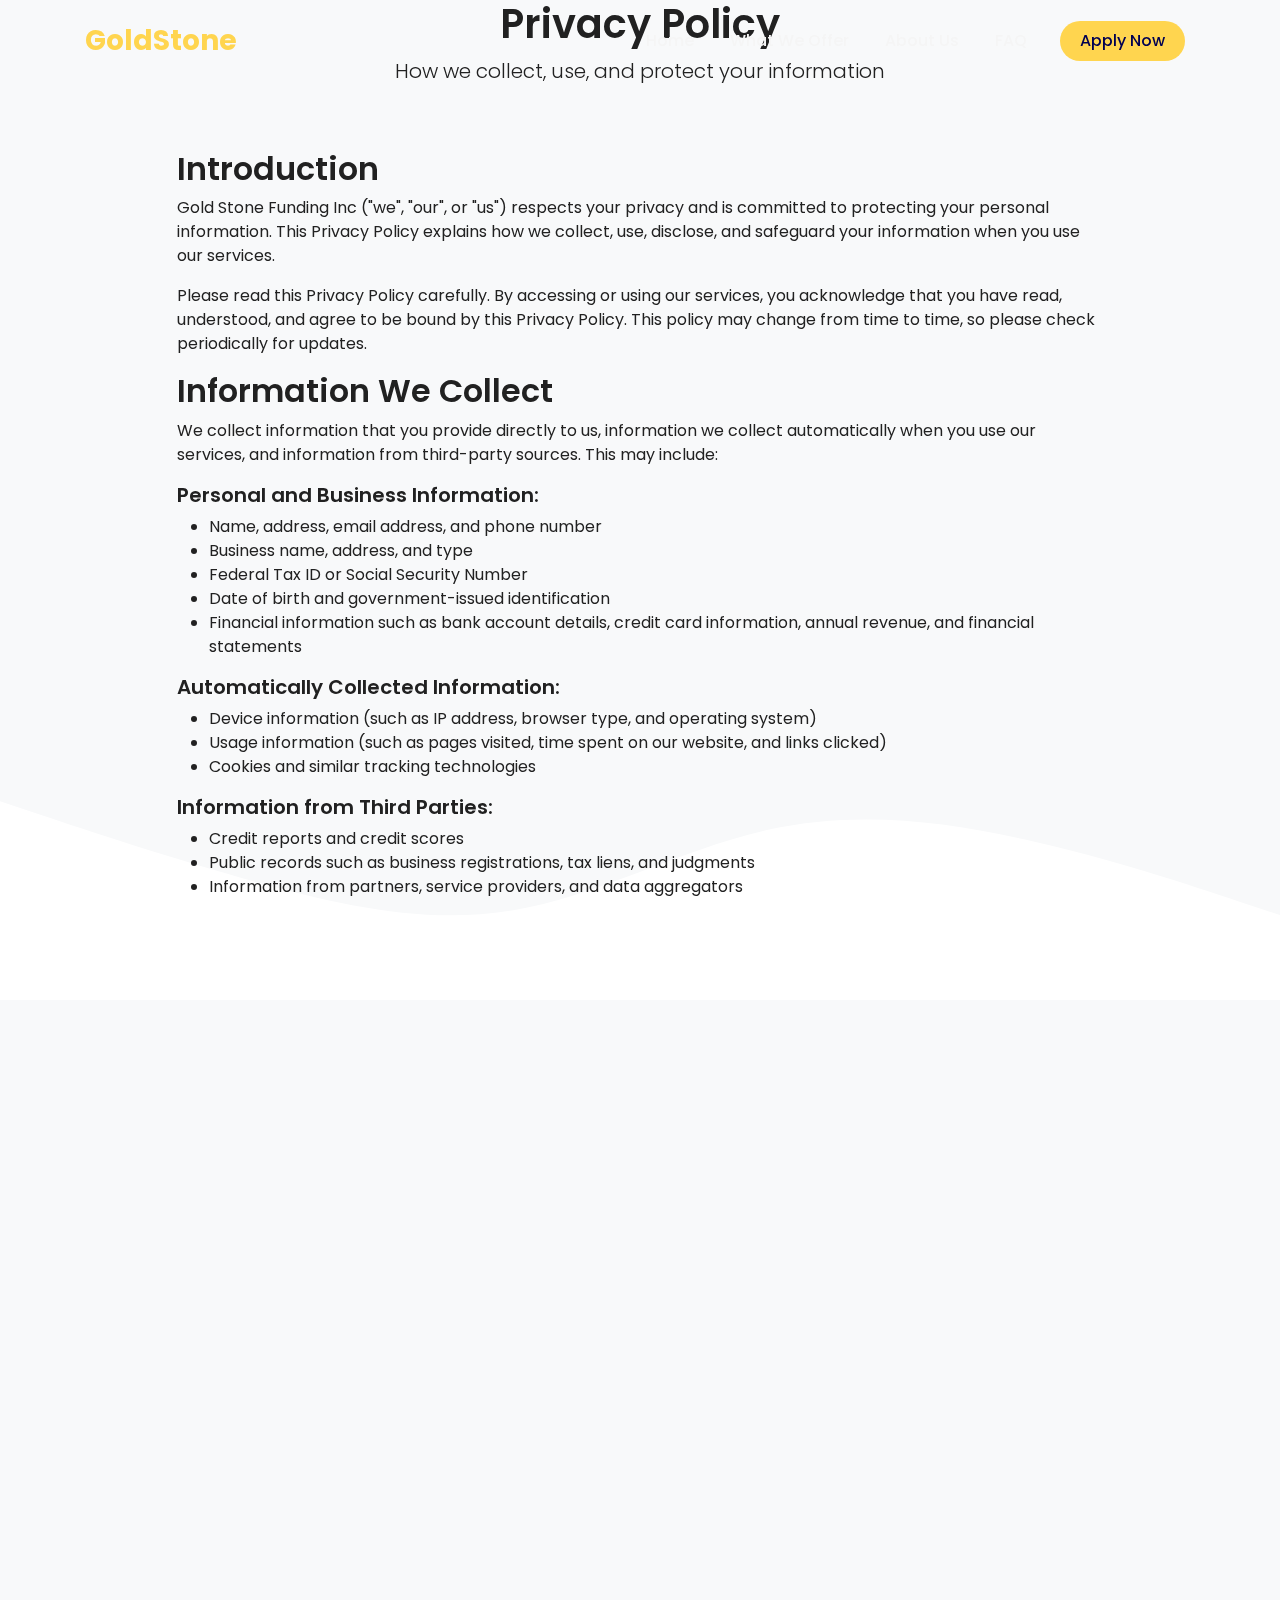
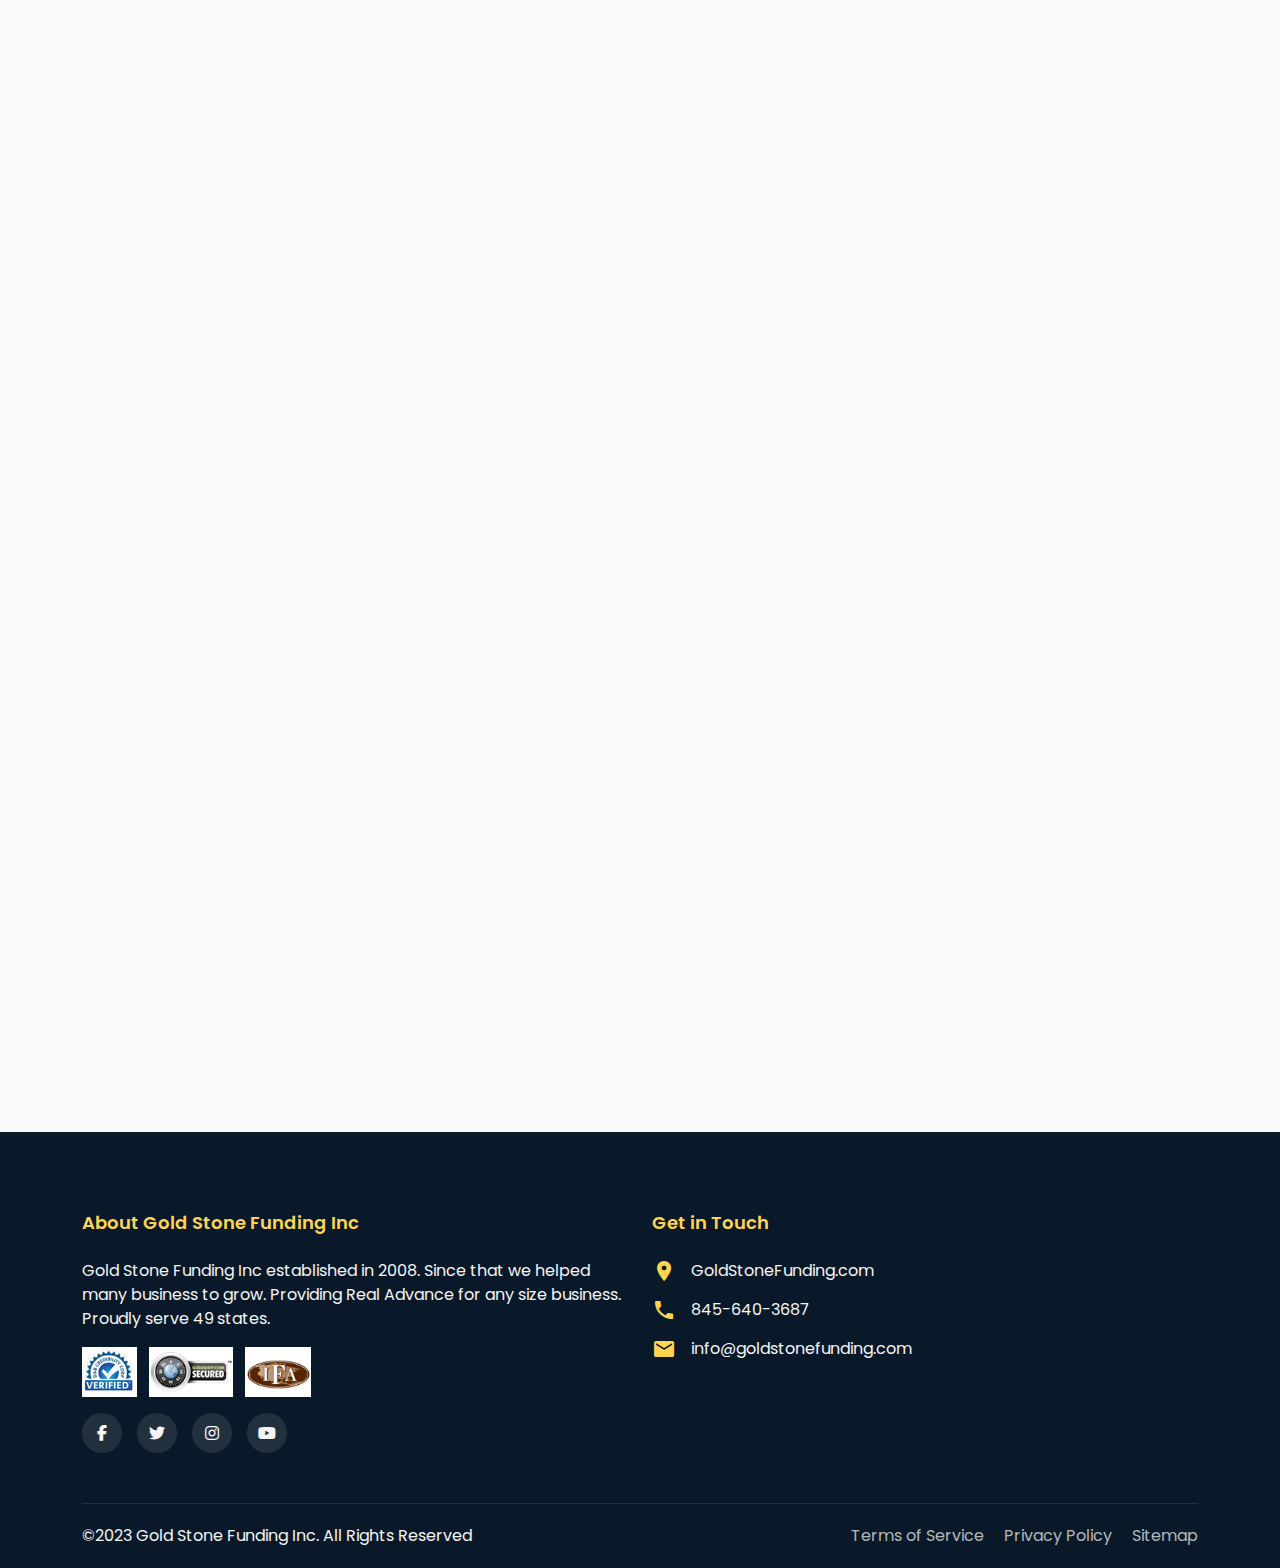
<file: privacy.html>
<!DOCTYPE html>
<html lang="en">
  <head>
    <meta charset="UTF-8" />
    <meta name="viewport" content="width=device-width, initial-scale=1.0" />
    <title>Privacy Policy - GoldStone Funding</title>
    <!-- Bootstrap CSS -->
    <link
      href="https://cdn.jsdelivr.net/npm/bootstrap@5.3.0-alpha1/dist/css/bootstrap.min.css"
      rel="stylesheet"
    />
    <!-- Material Icons -->
    <link
      href="https://fonts.googleapis.com/icon?family=Material+Icons"
      rel="stylesheet"
    />
    <!-- Google Fonts -->
    <link
      href="https://fonts.googleapis.com/css2?family=Poppins:wght@300;400;500;600;700&display=swap"
      rel="stylesheet"
    />
    <!-- Font Awesome -->
    <link
      rel="stylesheet"
      href="https://cdnjs.cloudflare.com/ajax/libs/font-awesome/6.4.0/css/all.min.css"
    />
    <!-- AOS Animation Library -->
    <link
      href="https://cdn.jsdelivr.net/npm/aos@2.3.4/dist/aos.css"
      rel="stylesheet"
    />
    <!-- Custom CSS -->
    <link href="style.css" rel="stylesheet" />
  </head>
  <body>
    <!-- Navbar -->
    <nav class="navbar navbar-expand-lg fixed-top">
      <div class="container">
        <a class="navbar-brand" href="index.html">
          <span class="gold-text">GoldStone</span>
        </a>
        <button
          class="navbar-toggler"
          type="button"
          data-bs-toggle="collapse"
          data-bs-target="#navbarNav"
        >
          <span class="navbar-toggler-icon"></span>
        </button>
        <div class="collapse navbar-collapse" id="navbarNav">
          <ul class="navbar-nav ms-auto">
            <li class="nav-item">
              <a class="nav-link" href="index.html">Home</a>
            </li>
            <li class="nav-item">
              <a class="nav-link" href="what-we-offer.html">What We Offer</a>
            </li>
            <li class="nav-item">
              <a class="nav-link" href="index.html#about">About Us</a>
            </li>
            <li class="nav-item">
              <a class="nav-link" href="index.html#faq">FAQ</a>
            </li>
            <li class="nav-item">
              <a class="nav-link btn-qualify" href="services.html">Apply Now</a>
            </li>
          </ul>
        </div>
      </div>
    </nav>

    <!-- Page Header -->
    <section class="page-header">
      <div class="container">
        <div class="row">
          <div class="col-12 text-center" data-aos="fade-up">
            <h1>Privacy Policy</h1>
            <p class="lead">
              How we collect, use, and protect your information
            </p>
          </div>
        </div>
      </div>
      <div class="wave-container">
        <svg xmlns="http://www.w3.org/2000/svg" viewBox="0 0 1440 320">
          <path
            fill="#ffffff"
            fill-opacity="1"
            d="M0,96L48,112C96,128,192,160,288,186.7C384,213,480,235,576,218.7C672,203,768,149,864,128C960,107,1056,117,1152,138.7C1248,160,1344,192,1392,208L1440,224L1440,320L1392,320C1344,320,1248,320,1152,320C1056,320,960,320,864,320C768,320,672,320,576,320C480,320,384,320,288,320C192,320,96,320,48,320L0,320Z"
          ></path>
        </svg>
      </div>
    </section>

    <!-- Privacy Content -->
    <section class="legal-content py-5">
      <div class="container">
        <div class="row">
          <div class="col-lg-10 mx-auto">
            <div class="content-block" data-aos="fade-up">
              <h2>Introduction</h2>
              <p>
                Gold Stone Funding Inc ("we", "our", or "us") respects your
                privacy and is committed to protecting your personal
                information. This Privacy Policy explains how we collect, use,
                disclose, and safeguard your information when you use our
                services.
              </p>
              <p>
                Please read this Privacy Policy carefully. By accessing or using
                our services, you acknowledge that you have read, understood,
                and agree to be bound by this Privacy Policy. This policy may
                change from time to time, so please check periodically for
                updates.
              </p>
            </div>

            <div class="content-block" data-aos="fade-up">
              <h2>Information We Collect</h2>
              <p>
                We collect information that you provide directly to us,
                information we collect automatically when you use our services,
                and information from third-party sources. This may include:
              </p>
              <h5>Personal and Business Information:</h5>
              <ul>
                <li>Name, address, email address, and phone number</li>
                <li>Business name, address, and type</li>
                <li>Federal Tax ID or Social Security Number</li>
                <li>Date of birth and government-issued identification</li>
                <li>
                  Financial information such as bank account details, credit
                  card information, annual revenue, and financial statements
                </li>
              </ul>

              <h5>Automatically Collected Information:</h5>
              <ul>
                <li>
                  Device information (such as IP address, browser type, and
                  operating system)
                </li>
                <li>
                  Usage information (such as pages visited, time spent on our
                  website, and links clicked)
                </li>
                <li>Cookies and similar tracking technologies</li>
              </ul>

              <h5>Information from Third Parties:</h5>
              <ul>
                <li>Credit reports and credit scores</li>
                <li>
                  Public records such as business registrations, tax liens, and
                  judgments
                </li>
                <li>
                  Information from partners, service providers, and data
                  aggregators
                </li>
              </ul>
            </div>

            <div class="content-block" data-aos="fade-up">
              <h2>How We Use Your Information</h2>
              <p>We use the information we collect to:</p>
              <ul>
                <li>Process your application and provide our services</li>
                <li>Verify your identity and assess risk</li>
                <li>
                  Communicate with you about your account, our services, and
                  promotional offers
                </li>
                <li>Improve our website and services</li>
                <li>Detect and prevent fraud and other illegal activities</li>
                <li>Comply with legal obligations and enforce our terms</li>
                <li>For other purposes with your consent</li>
              </ul>
            </div>

            <div class="content-block" data-aos="fade-up">
              <h2>Disclosure of Your Information</h2>
              <p>We may share your information with:</p>
              <ul>
                <li>
                  Funding partners and financial institutions to process your
                  application and provide our services
                </li>
                <li>Service providers who perform services on our behalf</li>
                <li>Legal and regulatory authorities when required by law</li>
                <li>
                  Business partners for joint marketing efforts, with your
                  consent
                </li>
                <li>
                  Professional advisors such as lawyers, auditors, and insurers
                </li>
                <li>
                  In connection with a business transaction, such as a merger,
                  acquisition, or sale of assets
                </li>
              </ul>
              <p>We do not sell your personal information to third parties.</p>
            </div>

            <div class="content-block" data-aos="fade-up">
              <h2>Data Security</h2>
              <p>
                We implement appropriate technical and organizational measures
                to protect your personal information against unauthorized
                access, disclosure, alteration, or destruction. However, no
                method of transmission over the internet or electronic storage
                is 100% secure. While we strive to use commercially acceptable
                means to protect your personal information, we cannot guarantee
                its absolute security.
              </p>
            </div>

            <div class="content-block" data-aos="fade-up">
              <h2>Your Rights and Choices</h2>
              <p>
                Depending on your location, you may have certain rights
                regarding your personal information, including:
              </p>
              <ul>
                <li>
                  The right to access and receive a copy of your personal
                  information
                </li>
                <li>The right to correct inaccurate information</li>
                <li>
                  The right to request deletion of your personal information
                </li>
                <li>
                  The right to restrict or object to processing of your personal
                  information
                </li>
                <li>The right to data portability</li>
                <li>The right to withdraw consent</li>
              </ul>
              <p>
                To exercise these rights, please contact us using the
                information provided in the "Contact Information" section below.
              </p>
            </div>

            <div class="content-block" data-aos="fade-up">
              <h2>Cookies and Tracking Technologies</h2>
              <p>
                We use cookies and similar tracking technologies to collect
                information about your browsing activities and to understand how
                you use our website. We use this information to improve your
                experience and for analytics purposes.
              </p>
              <p>
                You can control cookies through your browser settings. However,
                disabling cookies may limit your ability to use certain features
                of our website.
              </p>
            </div>

            <div class="content-block" data-aos="fade-up">
              <h2>Children's Privacy</h2>
              <p>
                Our services are not intended for individuals under the age of
                18. We do not knowingly collect personal information from
                children under 18. If you are a parent or guardian and believe
                we have collected information from a child under 18, please
                contact us.
              </p>
            </div>

            <div class="content-block" data-aos="fade-up">
              <h2>Changes to This Privacy Policy</h2>
              <p>
                We may update this Privacy Policy from time to time to reflect
                changes in our practices or for other operational, legal, or
                regulatory reasons. When we make changes to this Privacy Policy,
                we will update the "Effective Date" at the end of this Privacy
                Policy and post the updated Privacy Policy on our website.
              </p>
              <p>
                Your continued use of our services after the revised Privacy
                Policy has been posted indicates your consent to the revised
                version.
              </p>
            </div>

            <div class="content-block" data-aos="fade-up">
              <h2>Contact Information</h2>
              <p>
                If you have any questions or concerns about this Privacy Policy
                or our privacy practices, please contact us at:
              </p>
              <p>
                Gold Stone Funding Inc<br />
                Email: info@goldstonefunding.com<br />
                Phone: 845-640-3687
              </p>
            </div>

            <div class="content-block" data-aos="fade-up">
              <h2>Effective Date</h2>
              <p>This Privacy Policy is effective as of January 1, 2023.</p>
            </div>
          </div>
        </div>
      </div>
    </section>

    <!-- Footer -->
    <footer class="footer">
      <div class="container">
        <div class="row">
          <div class="col-lg-6 mb-4 mb-lg-0">
            <h4 class="footer-title">About Gold Stone Funding Inc</h4>
            <p>
              Gold Stone Funding Inc established in 2008. Since that we helped
              many business to grow. Providing Real Advance for any size
              business. Proudly serve 49 states.
            </p>
            <div class="footer-logos mt-3 mb-3">
              <img
                src="img/bottom_01.jpg"
                alt="Business Verified"
                class="me-2"
                height="50"
              />
              <img
                src="img/bottom_02.jpg"
                alt="Secure Badge"
                class="me-2"
                height="50"
              />
              <img src="img/bottom_03.jpg" alt="IFA Badge" height="50" />
            </div>
            <div class="footer-social mt-3">
              <a href="#" class="social-icon"
                ><i class="fab fa-facebook-f"></i
              ></a>
              <a href="#" class="social-icon"><i class="fab fa-twitter"></i></a>
              <a href="#" class="social-icon"
                ><i class="fab fa-instagram"></i
              ></a>
              <a href="#" class="social-icon"><i class="fab fa-youtube"></i></a>
            </div>
          </div>
          <div class="col-lg-6">
            <h4 class="footer-title">Get in Touch</h4>
            <ul class="footer-contact">
              <li>
                <i class="material-icons">location_on</i>
                <span>GoldStoneFunding.com</span>
              </li>
              <li>
                <i class="material-icons">phone</i> <span>845-640-3687</span>
              </li>
              <li>
                <i class="material-icons">email</i>
                <span>info@goldstonefunding.com</span>
              </li>
            </ul>
          </div>
        </div>
        <div class="footer-bottom">
          <div class="row align-items-center">
            <div class="col-md-6 mb-3 mb-md-0">
              <p class="mb-0">
                ©2023 Gold Stone Funding Inc. All Rights Reserved
              </p>
            </div>
            <div class="col-md-6 text-md-end">
              <ul class="footer-links">
                <li><a href="terms.html">Terms of Service</a></li>
                <li><a href="privacy.html">Privacy Policy</a></li>
                <li><a href="#">Sitemap</a></li>
              </ul>
            </div>
          </div>
        </div>
      </div>
    </footer>

    <!-- Scripts -->
    <script src="https://cdn.jsdelivr.net/npm/bootstrap@5.3.0-alpha1/dist/js/bootstrap.bundle.min.js"></script>
    <script src="https://cdn.jsdelivr.net/npm/aos@2.3.4/dist/aos.js"></script>
    <script src="script.js"></script>
  </body>
</html>
</file>
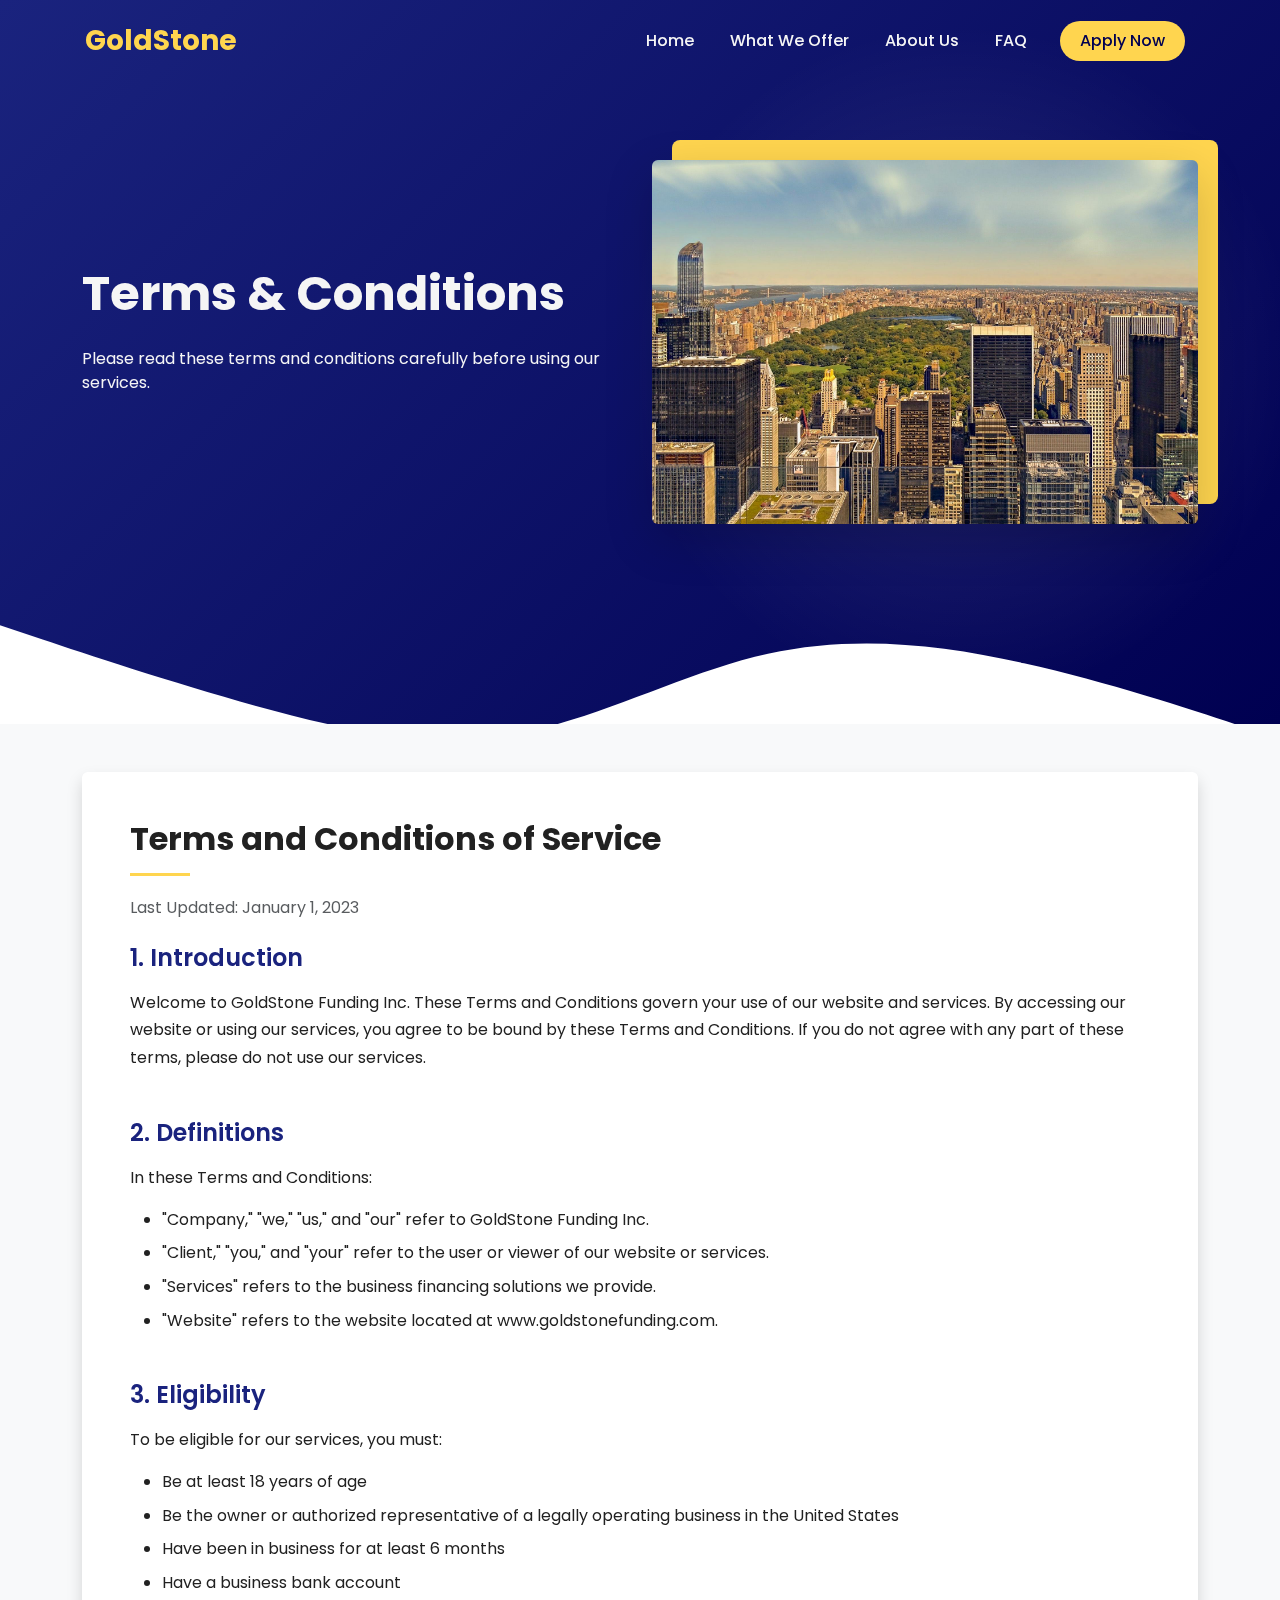
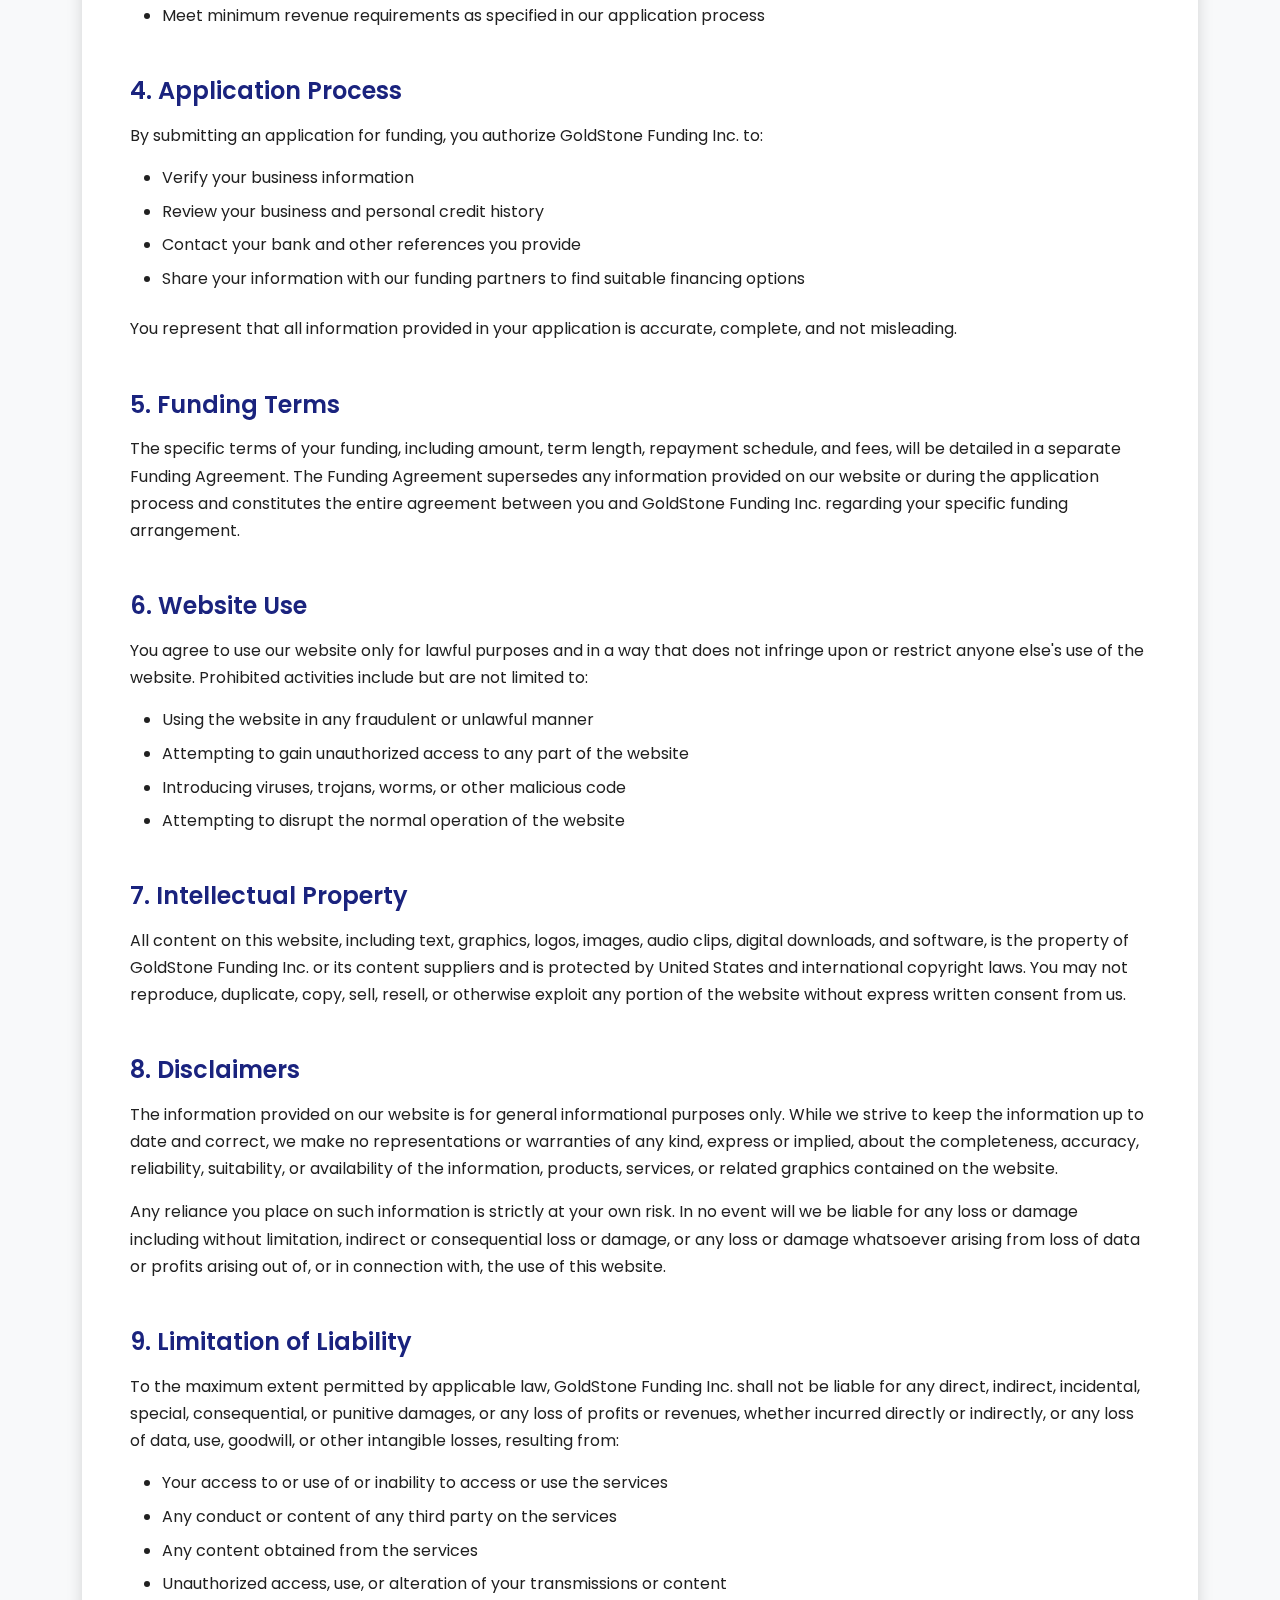
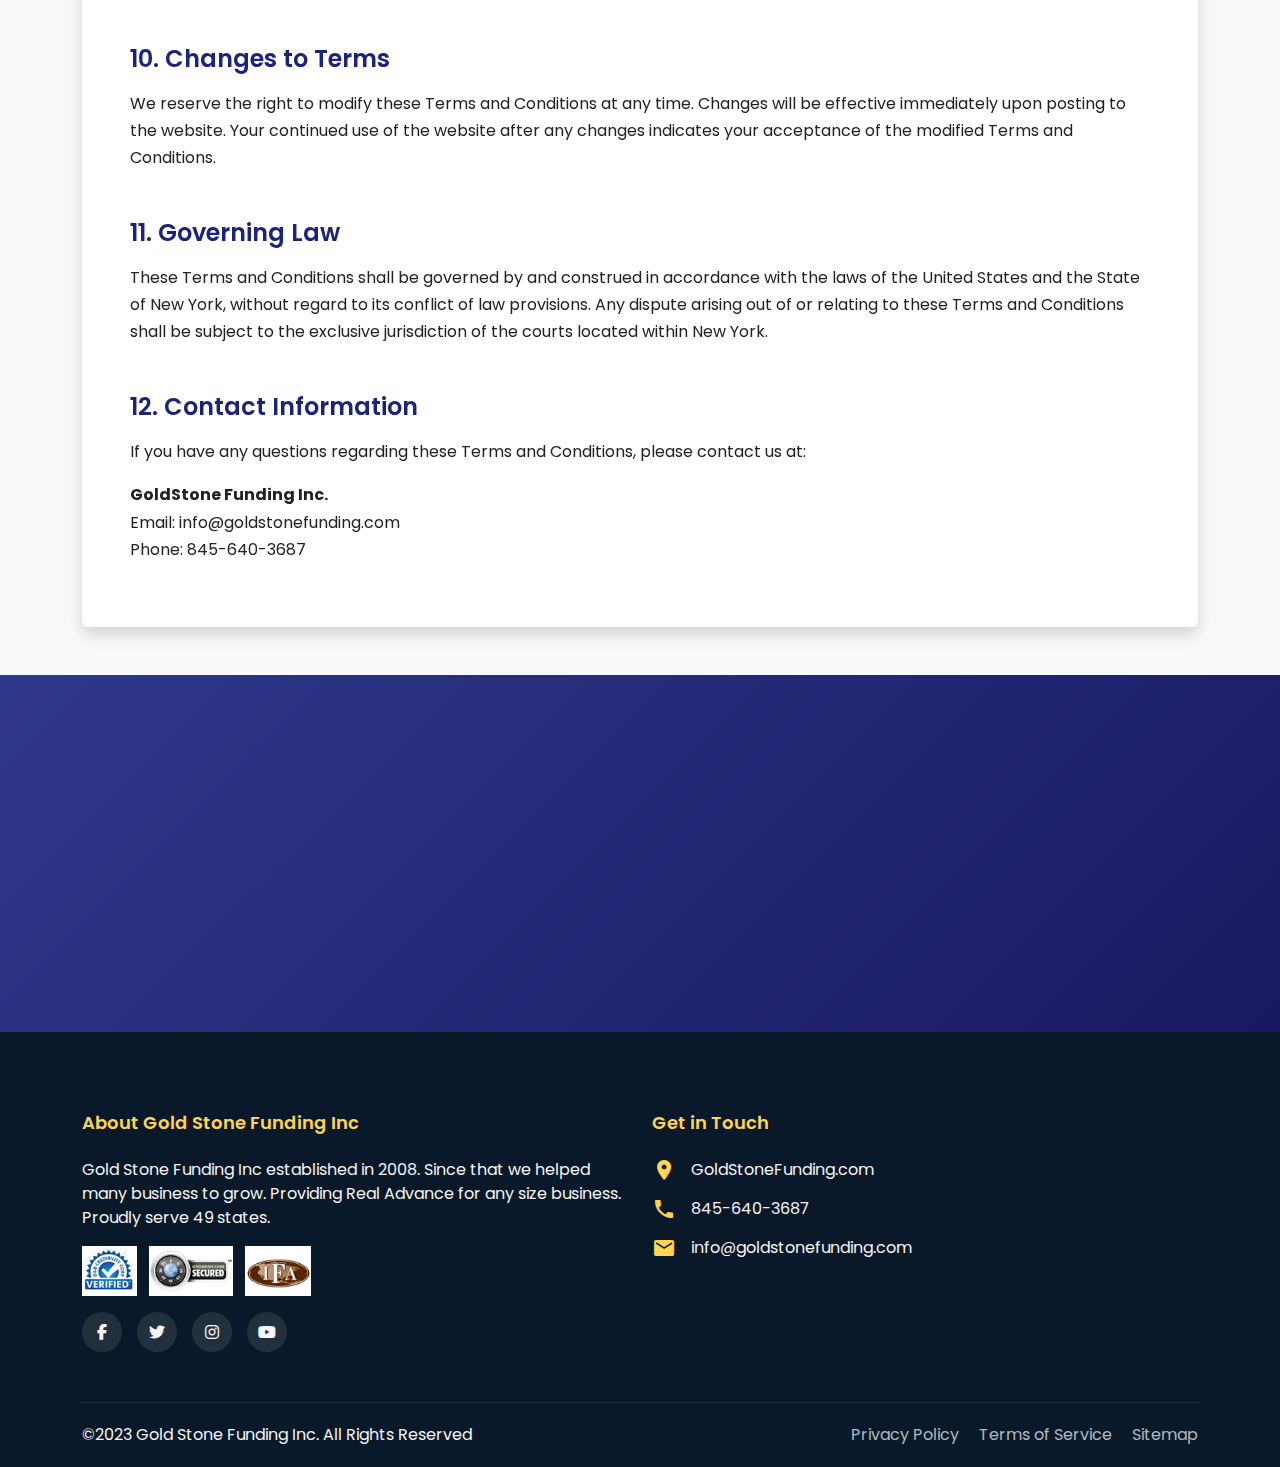
<file: terms-conditions.html>
<!DOCTYPE html>
<html lang="en">
  <head>
    <meta charset="UTF-8" />
    <meta name="viewport" content="width=device-width, initial-scale=1.0" />
    <title>Terms & Conditions - Goldstone Business Financing Solutions</title>
    <!-- Bootstrap CSS -->
    <link
      href="https://cdn.jsdelivr.net/npm/bootstrap@5.3.0-alpha1/dist/css/bootstrap.min.css"
      rel="stylesheet"
    />
    <!-- Material Icons -->
    <link
      href="https://fonts.googleapis.com/icon?family=Material+Icons"
      rel="stylesheet"
    />
    <!-- Google Fonts -->
    <link
      href="https://fonts.googleapis.com/css2?family=Poppins:wght@300;400;500;600;700&display=swap"
      rel="stylesheet"
    />
    <!-- Font Awesome -->
    <link
      rel="stylesheet"
      href="https://cdnjs.cloudflare.com/ajax/libs/font-awesome/6.4.0/css/all.min.css"
    />
    <!-- AOS Animation Library -->
    <link
      href="https://cdn.jsdelivr.net/npm/aos@2.3.4/dist/aos.css"
      rel="stylesheet"
    />
    <!-- Custom CSS -->
    <link href="style.css" rel="stylesheet" />
  </head>
  <body>
    <!-- Navbar -->
    <nav class="navbar navbar-expand-lg fixed-top">
      <div class="container">
        <a class="navbar-brand" href="index.html">
          <span class="gold-text">GoldStone</span>
        </a>
        <button
          class="navbar-toggler"
          type="button"
          data-bs-toggle="collapse"
          data-bs-target="#navbarNav"
        >
          <span class="navbar-toggler-icon"></span>
        </button>
        <div class="collapse navbar-collapse" id="navbarNav">
          <ul class="navbar-nav ms-auto">
            <li class="nav-item">
              <a class="nav-link" href="index.html">Home</a>
            </li>
            <li class="nav-item">
              <a class="nav-link" href="what-we-offer.html">What We Offer</a>
            </li>
            <li class="nav-item">
              <a class="nav-link" href="index.html#about">About Us</a>
            </li>
            <li class="nav-item">
              <a class="nav-link" href="index.html#faq">FAQ</a>
            </li>
            <li class="nav-item">
              <a class="nav-link btn-qualify" href="services.html">Apply Now</a>
            </li>
          </ul>
        </div>
      </div>
    </nav>

    <!-- Page Header -->
    <section id="page-header" class="hero-section">
      <div class="container">
        <div class="row align-items-center">
          <div class="col-lg-6" data-aos="fade-right" data-aos-duration="1000">
            <h1 class="mb-4">Terms & Conditions</h1>
            <p class="mb-4">
              Please read these terms and conditions carefully before using our
              services.
            </p>
          </div>
          <div
            class="col-lg-6"
            data-aos="fade-left"
            data-aos-duration="1000"
            data-aos-delay="200"
          >
            <div class="hero-image-container">
              <img
                src="img/slide_2.jpg"
                alt="Terms and Conditions"
                class="img-fluid rounded shadow-lg"
              />
            </div>
          </div>
        </div>
      </div>
      <div class="wave-container">
        <svg xmlns="http://www.w3.org/2000/svg" viewBox="0 0 1440 320">
          <path
            fill="#ffffff"
            fill-opacity="1"
            d="M0,96L48,112C96,128,192,160,288,186.7C384,213,480,235,576,218.7C672,203,768,149,864,128C960,107,1056,117,1152,138.7C1248,160,1344,192,1392,208L1440,224L1440,320L1392,320C1344,320,1248,320,1152,320C1056,320,960,320,864,320C768,320,672,320,576,320C480,320,384,320,288,320C192,320,96,320,48,320L0,320Z"
          ></path>
        </svg>
      </div>
    </section>

    <!-- Terms Content -->
    <section class="terms-content py-5">
      <div class="container">
        <div
          class="content-wrapper bg-white p-4 p-md-5 rounded shadow"
          data-aos="fade-up"
        >
          <div class="section-header mb-4">
            <h2 class="section-title">Terms and Conditions of Service</h2>
            <div class="divider"></div>
            <p class="text-muted">Last Updated: January 1, 2023</p>
          </div>

          <div class="terms-section mb-5">
            <h3>1. Introduction</h3>
            <p>
              Welcome to GoldStone Funding Inc. These Terms and Conditions
              govern your use of our website and services. By accessing our
              website or using our services, you agree to be bound by these
              Terms and Conditions. If you do not agree with any part of these
              terms, please do not use our services.
            </p>
          </div>

          <div class="terms-section mb-5">
            <h3>2. Definitions</h3>
            <p>In these Terms and Conditions:</p>
            <ul>
              <li>
                "Company," "we," "us," and "our" refer to GoldStone Funding Inc.
              </li>
              <li>
                "Client," "you," and "your" refer to the user or viewer of our
                website or services.
              </li>
              <li>
                "Services" refers to the business financing solutions we
                provide.
              </li>
              <li>
                "Website" refers to the website located at
                www.goldstonefunding.com.
              </li>
            </ul>
          </div>

          <div class="terms-section mb-5">
            <h3>3. Eligibility</h3>
            <p>To be eligible for our services, you must:</p>
            <ul>
              <li>Be at least 18 years of age</li>
              <li>
                Be the owner or authorized representative of a legally operating
                business in the United States
              </li>
              <li>Have been in business for at least 6 months</li>
              <li>Have a business bank account</li>
              <li>
                Meet minimum revenue requirements as specified in our
                application process
              </li>
            </ul>
          </div>

          <div class="terms-section mb-5">
            <h3>4. Application Process</h3>
            <p>
              By submitting an application for funding, you authorize GoldStone
              Funding Inc. to:
            </p>
            <ul>
              <li>Verify your business information</li>
              <li>Review your business and personal credit history</li>
              <li>Contact your bank and other references you provide</li>
              <li>
                Share your information with our funding partners to find
                suitable financing options
              </li>
            </ul>
            <p>
              You represent that all information provided in your application is
              accurate, complete, and not misleading.
            </p>
          </div>

          <div class="terms-section mb-5">
            <h3>5. Funding Terms</h3>
            <p>
              The specific terms of your funding, including amount, term length,
              repayment schedule, and fees, will be detailed in a separate
              Funding Agreement. The Funding Agreement supersedes any
              information provided on our website or during the application
              process and constitutes the entire agreement between you and
              GoldStone Funding Inc. regarding your specific funding
              arrangement.
            </p>
          </div>

          <div class="terms-section mb-5">
            <h3>6. Website Use</h3>
            <p>
              You agree to use our website only for lawful purposes and in a way
              that does not infringe upon or restrict anyone else's use of the
              website. Prohibited activities include but are not limited to:
            </p>
            <ul>
              <li>Using the website in any fraudulent or unlawful manner</li>
              <li>
                Attempting to gain unauthorized access to any part of the
                website
              </li>
              <li>
                Introducing viruses, trojans, worms, or other malicious code
              </li>
              <li>Attempting to disrupt the normal operation of the website</li>
            </ul>
          </div>

          <div class="terms-section mb-5">
            <h3>7. Intellectual Property</h3>
            <p>
              All content on this website, including text, graphics, logos,
              images, audio clips, digital downloads, and software, is the
              property of GoldStone Funding Inc. or its content suppliers and is
              protected by United States and international copyright laws. You
              may not reproduce, duplicate, copy, sell, resell, or otherwise
              exploit any portion of the website without express written consent
              from us.
            </p>
          </div>

          <div class="terms-section mb-5">
            <h3>8. Disclaimers</h3>
            <p>
              The information provided on our website is for general
              informational purposes only. While we strive to keep the
              information up to date and correct, we make no representations or
              warranties of any kind, express or implied, about the
              completeness, accuracy, reliability, suitability, or availability
              of the information, products, services, or related graphics
              contained on the website.
            </p>
            <p>
              Any reliance you place on such information is strictly at your own
              risk. In no event will we be liable for any loss or damage
              including without limitation, indirect or consequential loss or
              damage, or any loss or damage whatsoever arising from loss of data
              or profits arising out of, or in connection with, the use of this
              website.
            </p>
          </div>

          <div class="terms-section mb-5">
            <h3>9. Limitation of Liability</h3>
            <p>
              To the maximum extent permitted by applicable law, GoldStone
              Funding Inc. shall not be liable for any direct, indirect,
              incidental, special, consequential, or punitive damages, or any
              loss of profits or revenues, whether incurred directly or
              indirectly, or any loss of data, use, goodwill, or other
              intangible losses, resulting from:
            </p>
            <ul>
              <li>
                Your access to or use of or inability to access or use the
                services
              </li>
              <li>Any conduct or content of any third party on the services</li>
              <li>Any content obtained from the services</li>
              <li>
                Unauthorized access, use, or alteration of your transmissions or
                content
              </li>
            </ul>
          </div>

          <div class="terms-section mb-5">
            <h3>10. Changes to Terms</h3>
            <p>
              We reserve the right to modify these Terms and Conditions at any
              time. Changes will be effective immediately upon posting to the
              website. Your continued use of the website after any changes
              indicates your acceptance of the modified Terms and Conditions.
            </p>
          </div>

          <div class="terms-section mb-5">
            <h3>11. Governing Law</h3>
            <p>
              These Terms and Conditions shall be governed by and construed in
              accordance with the laws of the United States and the State of New
              York, without regard to its conflict of law provisions. Any
              dispute arising out of or relating to these Terms and Conditions
              shall be subject to the exclusive jurisdiction of the courts
              located within New York.
            </p>
          </div>

          <div class="terms-section">
            <h3>12. Contact Information</h3>
            <p>
              If you have any questions regarding these Terms and Conditions,
              please contact us at:
            </p>
            <p>
              <strong>GoldStone Funding Inc.</strong><br />
              Email: info@goldstonefunding.com<br />
              Phone: 845-640-3687
            </p>
          </div>
        </div>
      </div>
    </section>

    <!-- CTA Section -->
    <section class="cta-section text-center">
      <div class="container">
        <div class="cta-content" data-aos="zoom-in">
          <h2 class="mb-4">
            Ready to grow your business with flexible financing?
          </h2>
          <p class="mb-4">
            Apply now and get funded in as little as 24 hours with our
            streamlined process.
          </p>
          <a
            href="services.html"
            class="btn btn-qualify btn-lg"
            style="text-decoration: none"
            >Apply Now</a
          >
        </div>
      </div>
    </section>

    <!-- Footer -->
    <footer class="footer">
      <div class="container">
        <div class="row">
          <div class="col-lg-6 mb-4 mb-lg-0">
            <h4 class="footer-title">About Gold Stone Funding Inc</h4>
            <p>
              Gold Stone Funding Inc established in 2008. Since that we helped
              many business to grow. Providing Real Advance for any size
              business. Proudly serve 49 states.
            </p>
            <div class="footer-logos mt-3 mb-3">
              <img
                src="img/bottom_01.jpg"
                alt="Business Verified"
                class="me-2"
                height="50"
              />
              <img
                src="img/bottom_02.jpg"
                alt="Secure Badge"
                class="me-2"
                height="50"
              />
              <img src="img/bottom_03.jpg" alt="IFA Badge" height="50" />
            </div>
            <div class="footer-social mt-3">
              <a href="#" class="social-icon"
                ><i class="fab fa-facebook-f"></i
              ></a>
              <a href="#" class="social-icon"><i class="fab fa-twitter"></i></a>
              <a href="#" class="social-icon"
                ><i class="fab fa-instagram"></i
              ></a>
              <a href="#" class="social-icon"><i class="fab fa-youtube"></i></a>
            </div>
          </div>
          <div class="col-lg-6">
            <h4 class="footer-title">Get in Touch</h4>
            <ul class="footer-contact">
              <li>
                <i class="material-icons">location_on</i>
                <span>GoldStoneFunding.com</span>
              </li>
              <li>
                <i class="material-icons">phone</i> <span>845-640-3687</span>
              </li>
              <li>
                <i class="material-icons">email</i>
                <span>info@goldstonefunding.com</span>
              </li>
            </ul>
          </div>
        </div>
        <div class="footer-bottom">
          <div class="row align-items-center">
            <div class="col-md-6 mb-3 mb-md-0">
              <p class="mb-0">
                ©2023 Gold Stone Funding Inc. All Rights Reserved
              </p>
            </div>
            <div class="col-md-6 text-md-end">
              <ul class="footer-links">
                <li><a href="privacy-policy.html">Privacy Policy</a></li>
                <li><a href="terms-conditions.html">Terms of Service</a></li>
                <li><a href="#">Sitemap</a></li>
              </ul>
            </div>
          </div>
        </div>
      </div>
    </footer>

    <!-- Scripts -->
    <script src="https://cdn.jsdelivr.net/npm/bootstrap@5.3.0-alpha1/dist/js/bootstrap.bundle.min.js"></script>
    <script src="https://cdn.jsdelivr.net/npm/aos@2.3.4/dist/aos.js"></script>
    <script src="script.js"></script>
  </body>
</html>
</file>
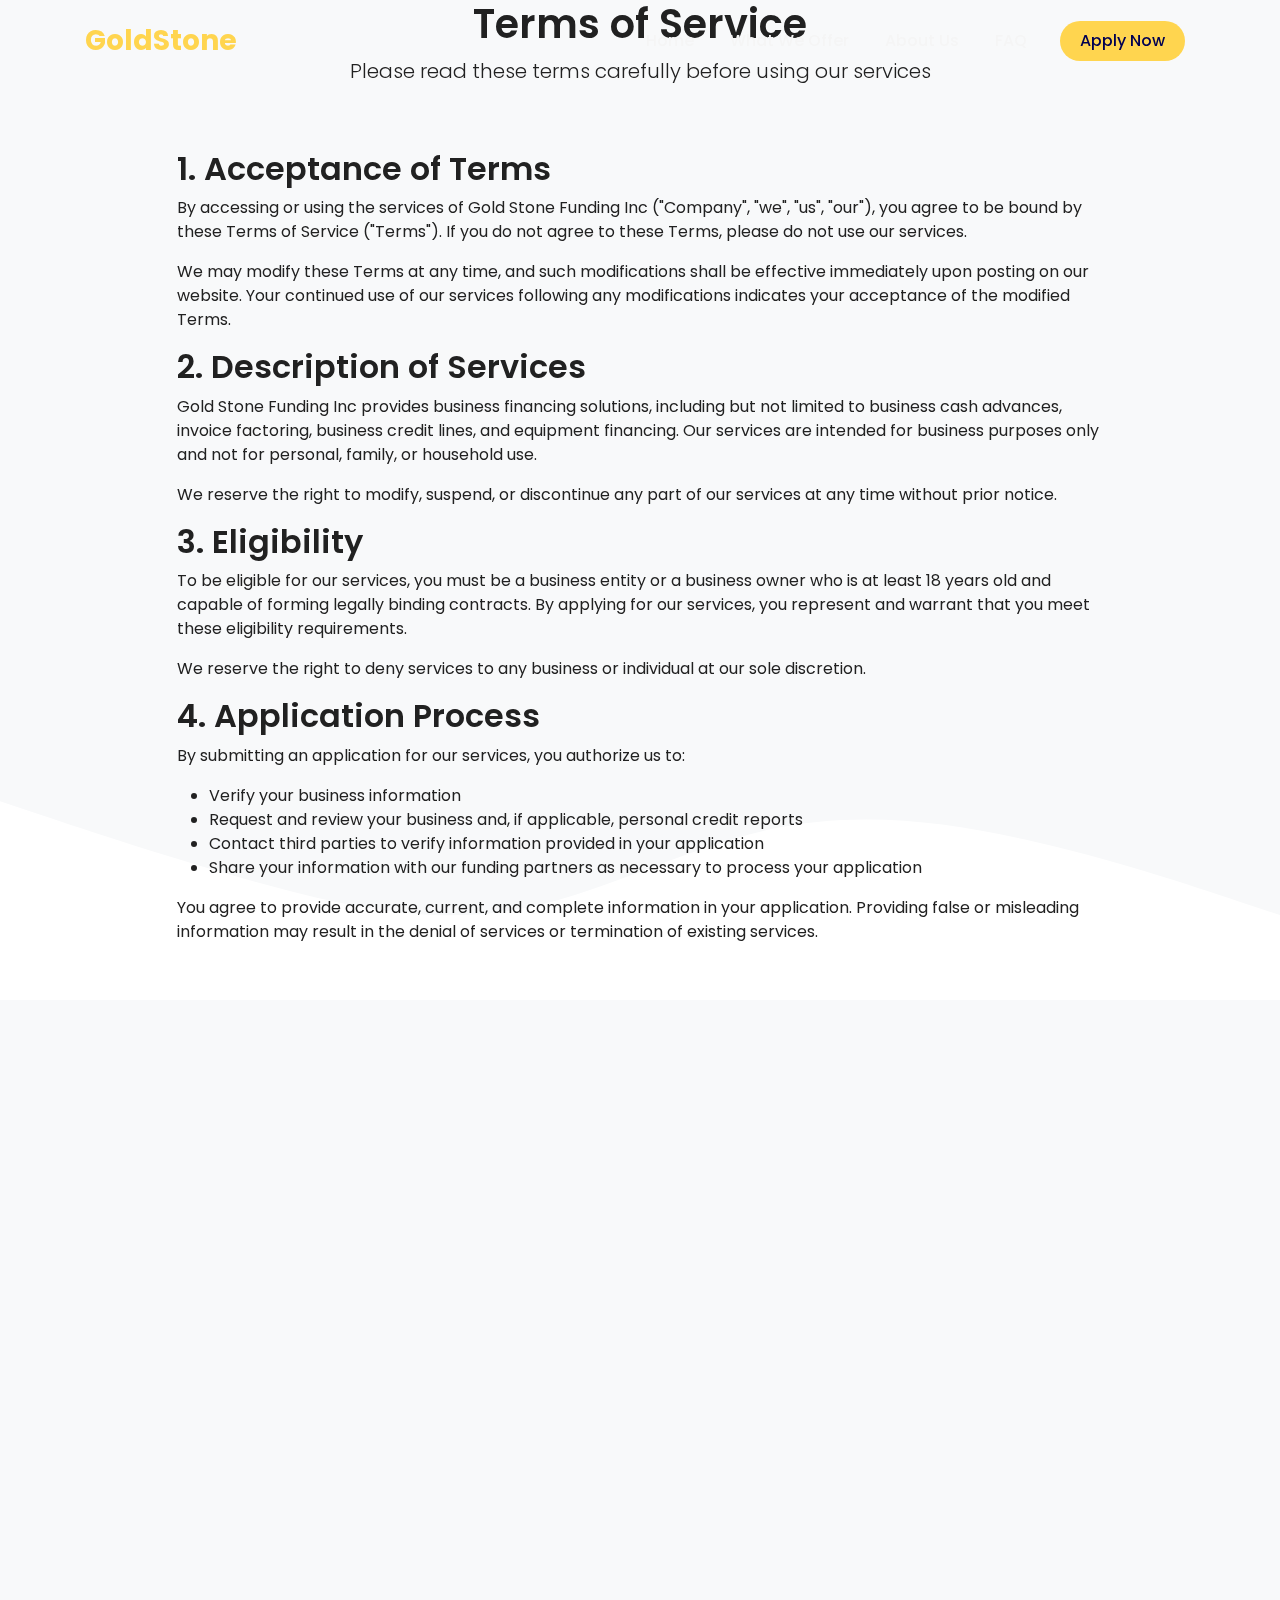
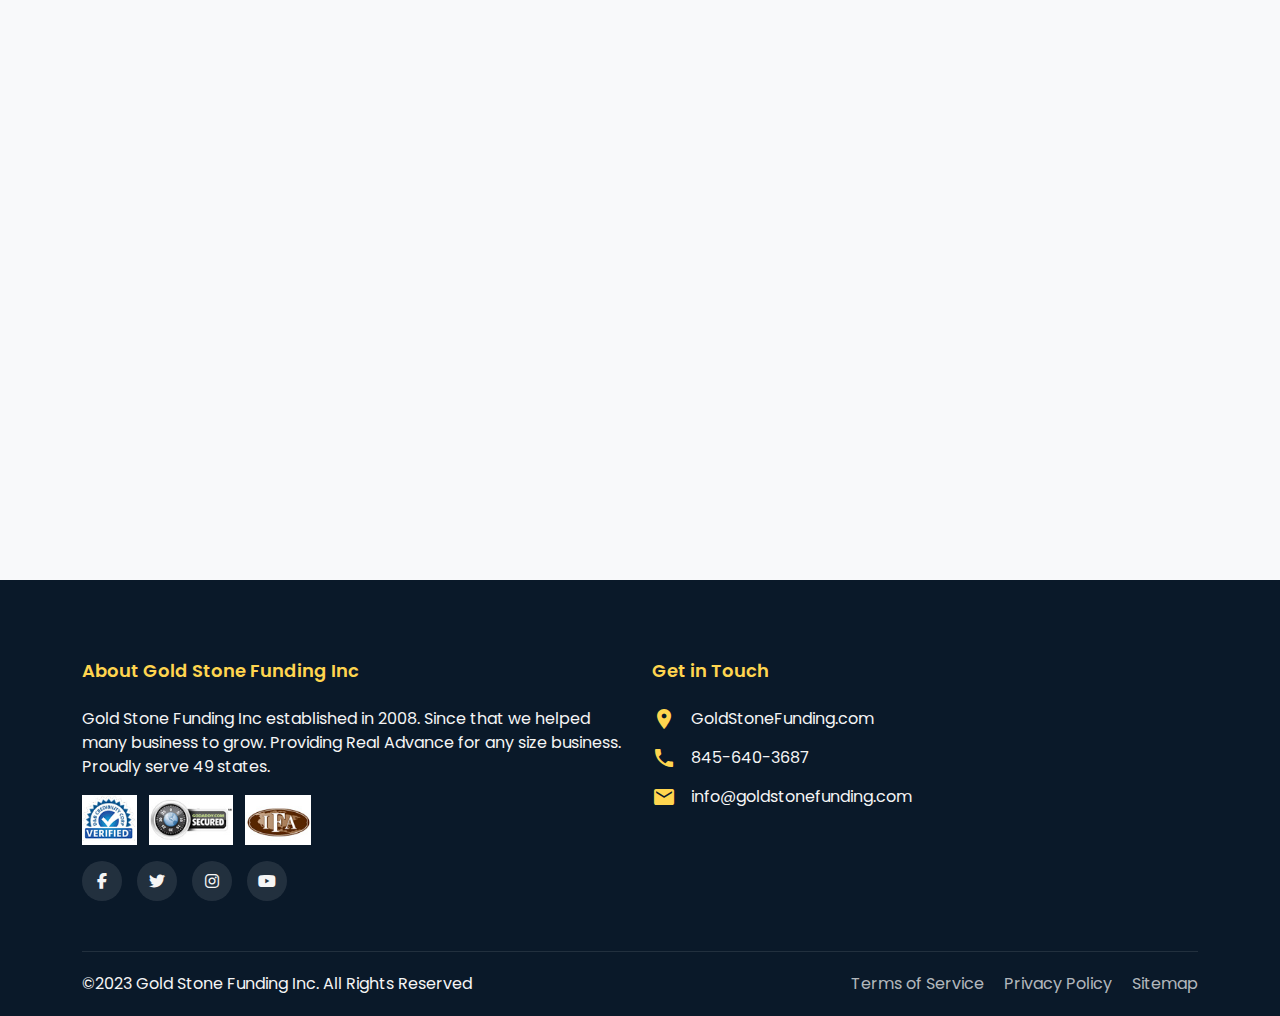
<file: terms.html>
<!DOCTYPE html>
<html lang="en">
  <head>
    <meta charset="UTF-8" />
    <meta name="viewport" content="width=device-width, initial-scale=1.0" />
    <title>Terms of Service - GoldStone Funding</title>
    <!-- Bootstrap CSS -->
    <link
      href="https://cdn.jsdelivr.net/npm/bootstrap@5.3.0-alpha1/dist/css/bootstrap.min.css"
      rel="stylesheet"
    />
    <!-- Material Icons -->
    <link
      href="https://fonts.googleapis.com/icon?family=Material+Icons"
      rel="stylesheet"
    />
    <!-- Google Fonts -->
    <link
      href="https://fonts.googleapis.com/css2?family=Poppins:wght@300;400;500;600;700&display=swap"
      rel="stylesheet"
    />
    <!-- Font Awesome -->
    <link
      rel="stylesheet"
      href="https://cdnjs.cloudflare.com/ajax/libs/font-awesome/6.4.0/css/all.min.css"
    />
    <!-- AOS Animation Library -->
    <link
      href="https://cdn.jsdelivr.net/npm/aos@2.3.4/dist/aos.css"
      rel="stylesheet"
    />
    <!-- Custom CSS -->
    <link href="style.css" rel="stylesheet" />
  </head>
  <body>
    <!-- Navbar -->
    <nav class="navbar navbar-expand-lg fixed-top">
      <div class="container">
        <a class="navbar-brand" href="index.html">
          <span class="gold-text">GoldStone</span>
        </a>
        <button
          class="navbar-toggler"
          type="button"
          data-bs-toggle="collapse"
          data-bs-target="#navbarNav"
        >
          <span class="navbar-toggler-icon"></span>
        </button>
        <div class="collapse navbar-collapse" id="navbarNav">
          <ul class="navbar-nav ms-auto">
            <li class="nav-item">
              <a class="nav-link" href="index.html">Home</a>
            </li>
            <li class="nav-item">
              <a class="nav-link" href="what-we-offer.html">What We Offer</a>
            </li>
            <li class="nav-item">
              <a class="nav-link" href="index.html#about">About Us</a>
            </li>
            <li class="nav-item">
              <a class="nav-link" href="index.html#faq">FAQ</a>
            </li>
            <li class="nav-item">
              <a class="nav-link btn-qualify" href="services.html">Apply Now</a>
            </li>
          </ul>
        </div>
      </div>
    </nav>

    <!-- Page Header -->
    <section class="page-header">
      <div class="container">
        <div class="row">
          <div class="col-12 text-center" data-aos="fade-up">
            <h1>Terms of Service</h1>
            <p class="lead">
              Please read these terms carefully before using our services
            </p>
          </div>
        </div>
      </div>
      <div class="wave-container">
        <svg xmlns="http://www.w3.org/2000/svg" viewBox="0 0 1440 320">
          <path
            fill="#ffffff"
            fill-opacity="1"
            d="M0,96L48,112C96,128,192,160,288,186.7C384,213,480,235,576,218.7C672,203,768,149,864,128C960,107,1056,117,1152,138.7C1248,160,1344,192,1392,208L1440,224L1440,320L1392,320C1344,320,1248,320,1152,320C1056,320,960,320,864,320C768,320,672,320,576,320C480,320,384,320,288,320C192,320,96,320,48,320L0,320Z"
          ></path>
        </svg>
      </div>
    </section>

    <!-- Terms Content -->
    <section class="legal-content py-5">
      <div class="container">
        <div class="row">
          <div class="col-lg-10 mx-auto">
            <div class="content-block" data-aos="fade-up">
              <h2>1. Acceptance of Terms</h2>
              <p>
                By accessing or using the services of Gold Stone Funding Inc
                ("Company", "we", "us", "our"), you agree to be bound by these
                Terms of Service ("Terms"). If you do not agree to these Terms,
                please do not use our services.
              </p>
              <p>
                We may modify these Terms at any time, and such modifications
                shall be effective immediately upon posting on our website. Your
                continued use of our services following any modifications
                indicates your acceptance of the modified Terms.
              </p>
            </div>

            <div class="content-block" data-aos="fade-up">
              <h2>2. Description of Services</h2>
              <p>
                Gold Stone Funding Inc provides business financing solutions,
                including but not limited to business cash advances, invoice
                factoring, business credit lines, and equipment financing. Our
                services are intended for business purposes only and not for
                personal, family, or household use.
              </p>
              <p>
                We reserve the right to modify, suspend, or discontinue any part
                of our services at any time without prior notice.
              </p>
            </div>

            <div class="content-block" data-aos="fade-up">
              <h2>3. Eligibility</h2>
              <p>
                To be eligible for our services, you must be a business entity
                or a business owner who is at least 18 years old and capable of
                forming legally binding contracts. By applying for our services,
                you represent and warrant that you meet these eligibility
                requirements.
              </p>
              <p>
                We reserve the right to deny services to any business or
                individual at our sole discretion.
              </p>
            </div>

            <div class="content-block" data-aos="fade-up">
              <h2>4. Application Process</h2>
              <p>
                By submitting an application for our services, you authorize us
                to:
              </p>
              <ul>
                <li>Verify your business information</li>
                <li>
                  Request and review your business and, if applicable, personal
                  credit reports
                </li>
                <li>
                  Contact third parties to verify information provided in your
                  application
                </li>
                <li>
                  Share your information with our funding partners as necessary
                  to process your application
                </li>
              </ul>
              <p>
                You agree to provide accurate, current, and complete information
                in your application. Providing false or misleading information
                may result in the denial of services or termination of existing
                services.
              </p>
            </div>

            <div class="content-block" data-aos="fade-up">
              <h2>5. Fees and Payments</h2>
              <p>
                All fees, rates, and terms will be disclosed and agreed upon
                before the finalization of any financing agreement. By accepting
                a financing offer, you agree to all associated fees and
                repayment terms.
              </p>
              <p>
                Payments must be made in accordance with the terms of your
                specific financing agreement. Late payments may result in
                additional fees, penalties, or legal action as outlined in your
                agreement.
              </p>
            </div>

            <div class="content-block" data-aos="fade-up">
              <h2>6. Intellectual Property</h2>
              <p>
                All content on our website, including but not limited to text,
                graphics, logos, images, and software, is the property of Gold
                Stone Funding Inc or its content suppliers and is protected by
                United States and international copyright laws.
              </p>
              <p>
                You may not reproduce, modify, distribute, or republish any
                materials from our website without our prior written consent.
              </p>
            </div>

            <div class="content-block" data-aos="fade-up">
              <h2>7. Limitation of Liability</h2>
              <p>
                To the maximum extent permitted by law, Gold Stone Funding Inc
                shall not be liable for any direct, indirect, incidental,
                special, consequential, or punitive damages, including but not
                limited to, loss of profits, data, use, goodwill, or other
                intangible losses, resulting from:
              </p>
              <ul>
                <li>Your use or inability to use our services</li>
                <li>
                  Any unauthorized access to or use of our servers and/or any
                  personal information stored therein
                </li>
                <li>
                  Any interruption or cessation of transmission to or from our
                  services
                </li>
                <li>
                  Any bugs, viruses, trojan horses, or the like that may be
                  transmitted to or through our services
                </li>
                <li>
                  Any errors or omissions in any content or for any loss or
                  damage incurred as a result of the use of any content posted,
                  emailed, transmitted, or otherwise made available through our
                  services
                </li>
              </ul>
            </div>

            <div class="content-block" data-aos="fade-up">
              <h2>8. Indemnification</h2>
              <p>
                You agree to indemnify, defend, and hold harmless Gold Stone
                Funding Inc, its officers, directors, employees, agents, and
                third parties, for any losses, costs, liabilities, and expenses
                (including reasonable attorneys' fees) relating to or arising
                out of your use of our services, your violation of these Terms,
                or your violation of any rights of another.
              </p>
            </div>

            <div class="content-block" data-aos="fade-up">
              <h2>9. Governing Law</h2>
              <p>
                These Terms shall be governed by and construed in accordance
                with the laws of the state of New York, without regard to its
                conflict of law provisions. You agree to submit to the personal
                jurisdiction of the courts located within New York for the
                resolution of any disputes.
              </p>
            </div>

            <div class="content-block" data-aos="fade-up">
              <h2>10. Contact Information</h2>
              <p>
                If you have any questions about these Terms, please contact us
                at:
              </p>
              <p>
                Gold Stone Funding Inc<br />
                Email: info@goldstonefunding.com<br />
                Phone: 845-640-3687
              </p>
            </div>

            <div class="content-block" data-aos="fade-up">
              <h2>11. Effective Date</h2>
              <p>These Terms are effective as of January 1, 2023.</p>
            </div>
          </div>
        </div>
      </div>
    </section>

    <!-- Footer -->
    <footer class="footer">
      <div class="container">
        <div class="row">
          <div class="col-lg-6 mb-4 mb-lg-0">
            <h4 class="footer-title">About Gold Stone Funding Inc</h4>
            <p>
              Gold Stone Funding Inc established in 2008. Since that we helped
              many business to grow. Providing Real Advance for any size
              business. Proudly serve 49 states.
            </p>
            <div class="footer-logos mt-3 mb-3">
              <img
                src="img/bottom_01.jpg"
                alt="Business Verified"
                class="me-2"
                height="50"
              />
              <img
                src="img/bottom_02.jpg"
                alt="Secure Badge"
                class="me-2"
                height="50"
              />
              <img src="img/bottom_03.jpg" alt="IFA Badge" height="50" />
            </div>
            <div class="footer-social mt-3">
              <a href="#" class="social-icon"
                ><i class="fab fa-facebook-f"></i
              ></a>
              <a href="#" class="social-icon"><i class="fab fa-twitter"></i></a>
              <a href="#" class="social-icon"
                ><i class="fab fa-instagram"></i
              ></a>
              <a href="#" class="social-icon"><i class="fab fa-youtube"></i></a>
            </div>
          </div>
          <div class="col-lg-6">
            <h4 class="footer-title">Get in Touch</h4>
            <ul class="footer-contact">
              <li>
                <i class="material-icons">location_on</i>
                <span>GoldStoneFunding.com</span>
              </li>
              <li>
                <i class="material-icons">phone</i> <span>845-640-3687</span>
              </li>
              <li>
                <i class="material-icons">email</i>
                <span>info@goldstonefunding.com</span>
              </li>
            </ul>
          </div>
        </div>
        <div class="footer-bottom">
          <div class="row align-items-center">
            <div class="col-md-6 mb-3 mb-md-0">
              <p class="mb-0">
                ©2023 Gold Stone Funding Inc. All Rights Reserved
              </p>
            </div>
            <div class="col-md-6 text-md-end">
              <ul class="footer-links">
                <li><a href="terms.html">Terms of Service</a></li>
                <li><a href="privacy.html">Privacy Policy</a></li>
                <li><a href="#">Sitemap</a></li>
              </ul>
            </div>
          </div>
        </div>
      </div>
    </footer>

    <!-- Scripts -->
    <script src="https://cdn.jsdelivr.net/npm/bootstrap@5.3.0-alpha1/dist/js/bootstrap.bundle.min.js"></script>
    <script src="https://cdn.jsdelivr.net/npm/aos@2.3.4/dist/aos.js"></script>
    <script src="script.js"></script>
  </body>
</html>
</file>
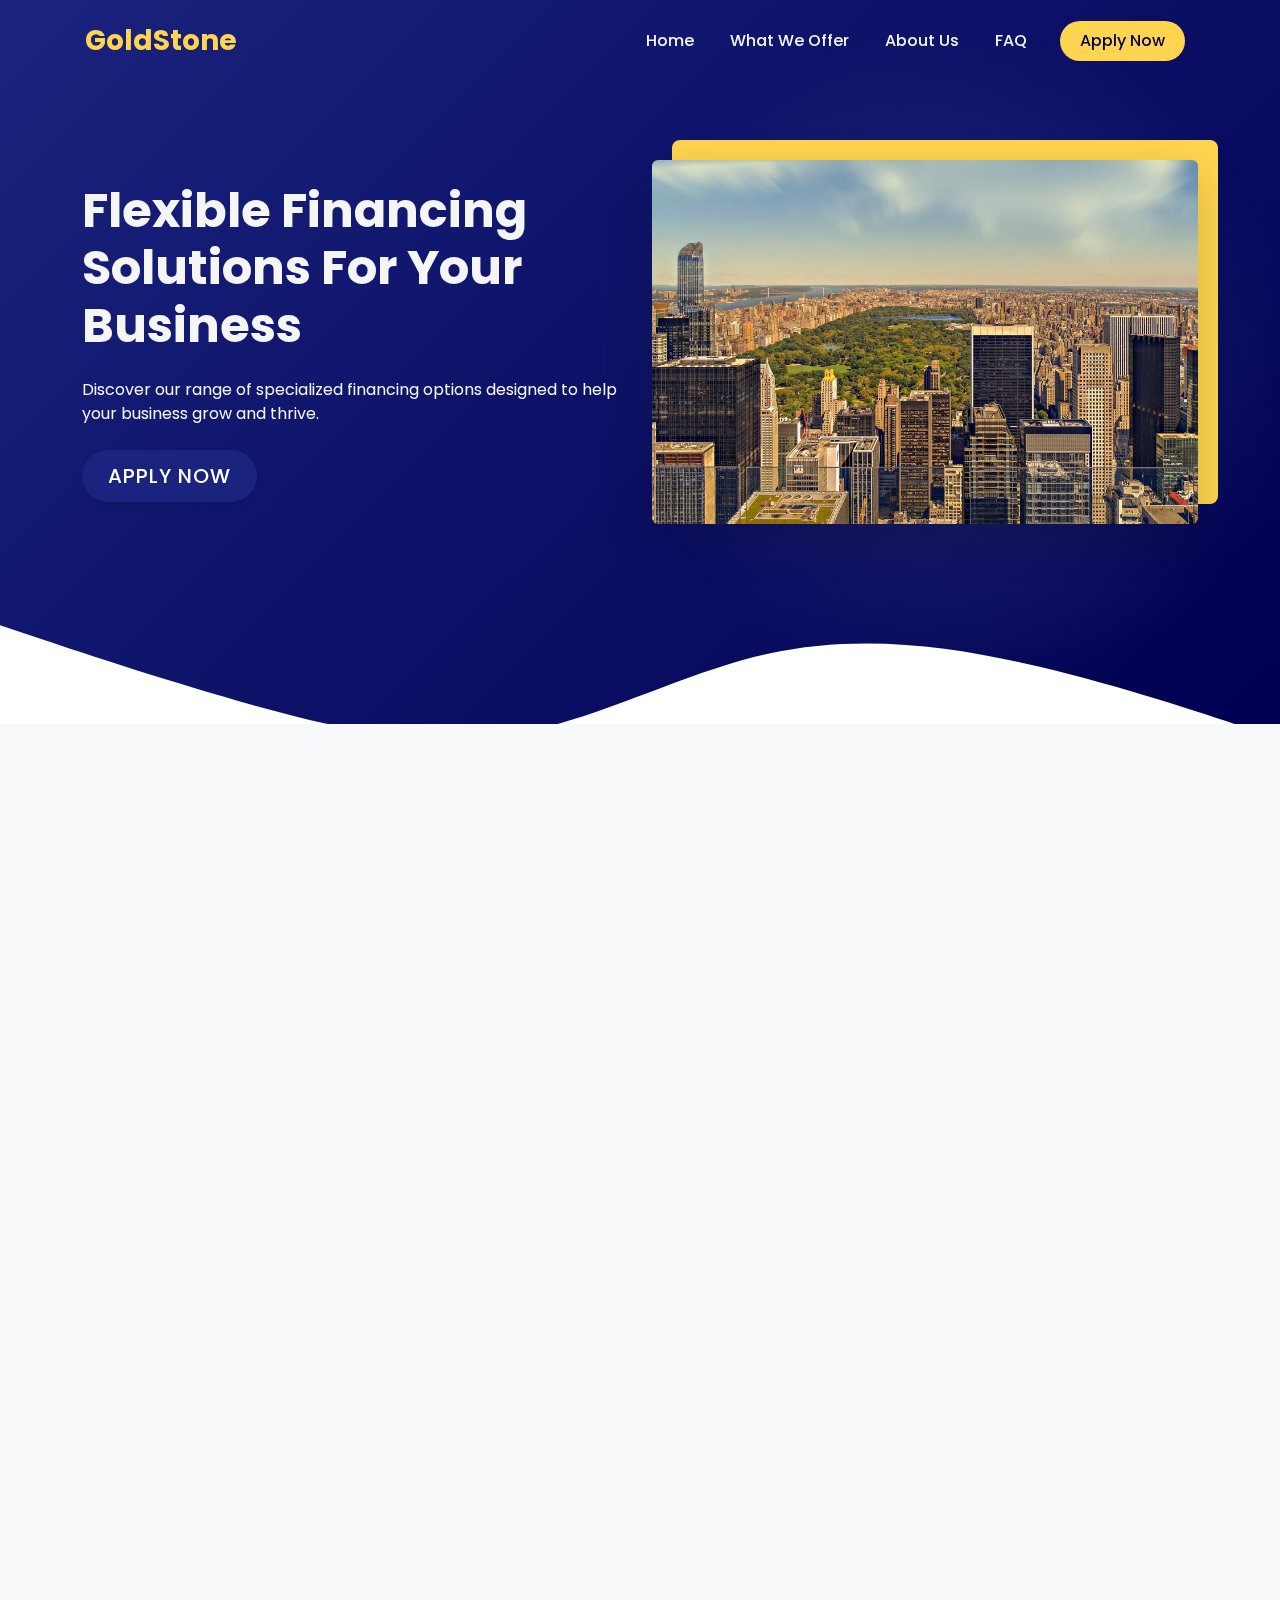
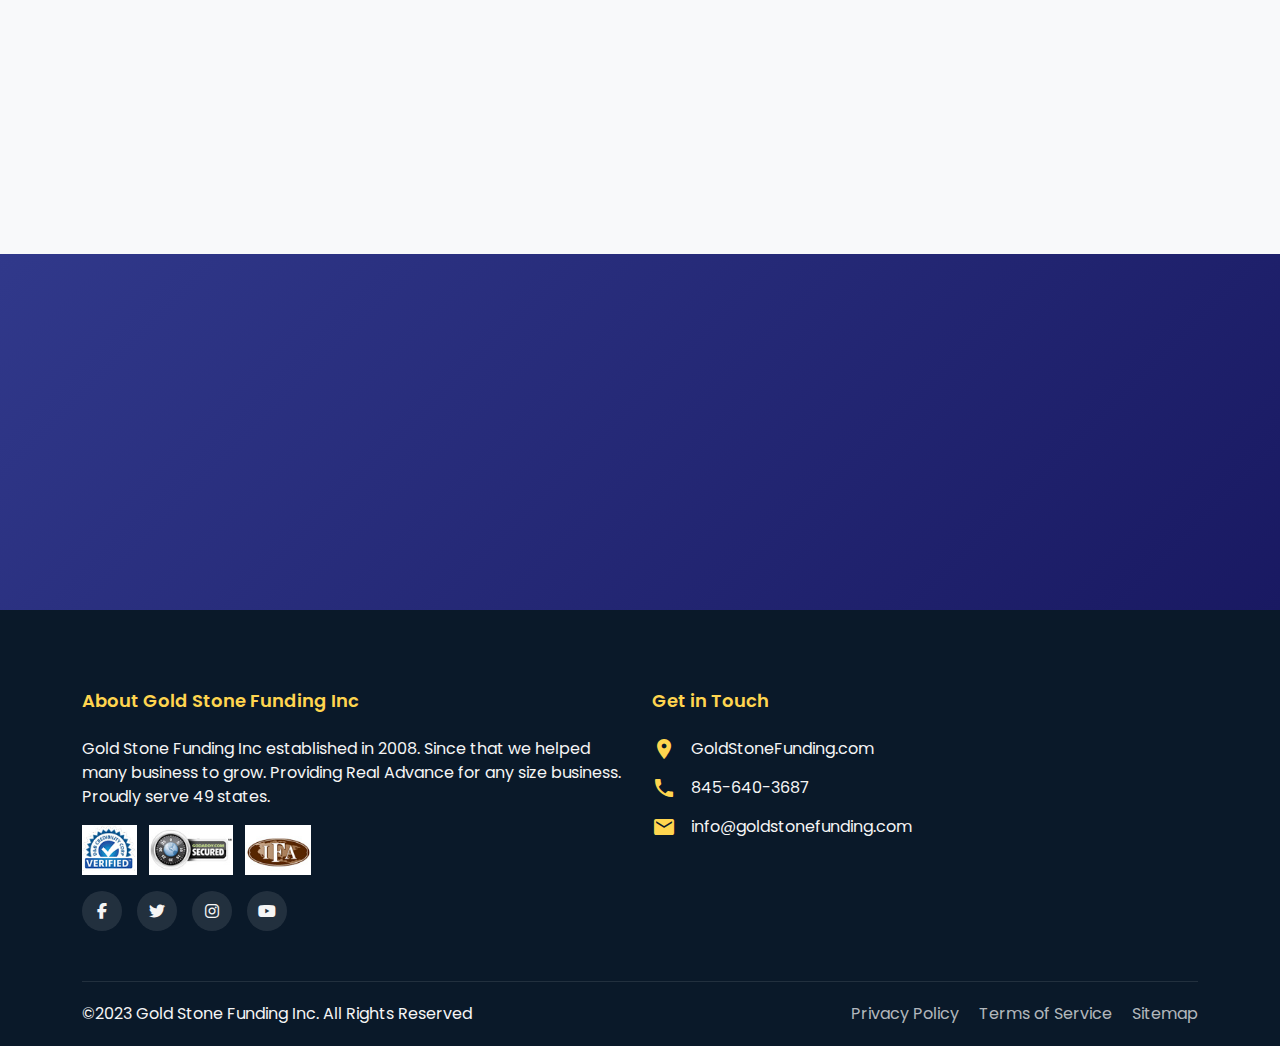
<file: what-we-offer.html>
<!DOCTYPE html>
<html lang="en">
  <head>
    <meta charset="UTF-8" />
    <meta name="viewport" content="width=device-width, initial-scale=1.0" />
    <title>What We Offer - Goldstone Business Financing Solutions</title>
    <!-- Bootstrap CSS -->
    <link
      href="https://cdn.jsdelivr.net/npm/bootstrap@5.3.0-alpha1/dist/css/bootstrap.min.css"
      rel="stylesheet"
    />
    <!-- Material Icons -->
    <link
      href="https://fonts.googleapis.com/icon?family=Material+Icons"
      rel="stylesheet"
    />
    <!-- Google Fonts -->
    <link
      href="https://fonts.googleapis.com/css2?family=Poppins:wght@300;400;500;600;700&display=swap"
      rel="stylesheet"
    />
    <!-- Font Awesome -->
    <link
      rel="stylesheet"
      href="https://cdnjs.cloudflare.com/ajax/libs/font-awesome/6.4.0/css/all.min.css"
    />
    <!-- AOS Animation Library -->
    <link
      href="https://cdn.jsdelivr.net/npm/aos@2.3.4/dist/aos.css"
      rel="stylesheet"
    />
    <!-- Custom CSS -->
    <link href="style.css" rel="stylesheet" />
  </head>
  <body>
    <!-- Navbar -->
    <nav class="navbar navbar-expand-lg fixed-top">
      <div class="container">
        <a class="navbar-brand" href="index.html">
          <span class="gold-text">GoldStone</span>
        </a>
        <button
          class="navbar-toggler"
          type="button"
          data-bs-toggle="collapse"
          data-bs-target="#navbarNav"
        >
          <span class="navbar-toggler-icon"></span>
        </button>
        <div class="collapse navbar-collapse" id="navbarNav">
          <ul class="navbar-nav ms-auto">
            <li class="nav-item">
              <a class="nav-link" href="index.html">Home</a>
            </li>
            <li class="nav-item">
              <a class="nav-link active" href="what-we-offer.html"
                >What We Offer</a
              >
            </li>
            <li class="nav-item">
              <a class="nav-link" href="index.html#about">About Us</a>
            </li>
            <li class="nav-item">
              <a class="nav-link" href="index.html#faq">FAQ</a>
            </li>
            <li class="nav-item">
              <a class="nav-link btn-qualify" href="services.html">Apply Now</a>
            </li>
          </ul>
        </div>
      </div>
    </nav>

    <!-- Hero Section -->
    <section id="home" class="hero-section">
      <div class="container">
        <div class="row align-items-center">
          <div class="col-lg-6" data-aos="fade-right" data-aos-duration="1000">
            <h1 class="mb-4">Flexible Financing Solutions For Your Business</h1>
            <p class="mb-4">
              Discover our range of specialized financing options designed to
              help your business grow and thrive.
            </p>
            <button class="btn btn-primary btn-lg me-3 mb-3 mb-lg-0">
              <a
                href="services.html"
                style="color: white; text-decoration: none"
                >Apply Now</a
              >
            </button>
          </div>
          <div
            class="col-lg-6"
            data-aos="fade-left"
            data-aos-duration="1000"
            data-aos-delay="200"
          >
            <div class="hero-image-container">
              <img
                src="img/slide_2.jpg"
                alt="Business Financing"
                class="img-fluid rounded shadow-lg"
              />
            </div>
          </div>
        </div>
      </div>
      <div class="wave-container">
        <svg xmlns="http://www.w3.org/2000/svg" viewBox="0 0 1440 320">
          <path
            fill="#ffffff"
            fill-opacity="1"
            d="M0,96L48,112C96,128,192,160,288,186.7C384,213,480,235,576,218.7C672,203,768,149,864,128C960,107,1056,117,1152,138.7C1248,160,1344,192,1392,208L1440,224L1440,320L1392,320C1344,320,1248,320,1152,320C1056,320,960,320,864,320C768,320,672,320,576,320C480,320,384,320,288,320C192,320,96,320,48,320L0,320Z"
          ></path>
        </svg>
      </div>
    </section>

    <!-- Services Section -->
    <section id="services" class="services-section">
      <div class="container">
        <div class="section-header text-center mb-5" data-aos="fade-up">
          <h6 class="section-subtitle">Our Services</h6>
          <h2 class="section-title">What We Offer</h2>
          <div class="divider mx-auto"></div>
          <p class="section-description">
            Gold Stone Funding Inc has been recognized as the trusted source for
            businesses to grow
          </p>
          <p class="section-description">
            However, the company never set out to earn that reputation. Gold
            Stone Funding Inc's original intent was to understand the needs of
            the customer and provide a product that met those needs better than
            anything else out there.
          </p>
        </div>

        <div class="row g-4">
          <div class="col-md-4" data-aos="fade-up" data-aos-delay="100">
            <div class="service-card">
              <div class="icon-box">
                <i class="material-icons">credit_card</i>
              </div>
              <h3>Business Cash Advance</h3>
              <p>
                Fast funding for your business with flexible repayment options
                based on your daily sales.
              </p>
              <a href="services.html" class="service-link"
                >Learn More <i class="material-icons">arrow_forward</i></a
              >
            </div>
          </div>

          <div class="col-md-4" data-aos="fade-up" data-aos-delay="200">
            <div class="service-card">
              <div class="icon-box">
                <i class="material-icons">receipt_long</i>
              </div>
              <h3>Invoice & PO Factoring</h3>
              <p>
                Turn your unpaid invoices into immediate cash to improve your
                business cash flow.
              </p>
              <a href="services.html" class="service-link"
                >Learn More <i class="material-icons">arrow_forward</i></a
              >
            </div>
          </div>

          <div class="col-md-4" data-aos="fade-up" data-aos-delay="300">
            <div class="service-card">
              <div class="icon-box">
                <i class="material-icons">account_balance</i>
              </div>
              <h3>Business Credit Lines</h3>
              <p>
                Flexible credit lines that grow with your business needs and
                only pay for what you use.
              </p>
              <a href="services.html" class="service-link"
                >Learn More <i class="material-icons">arrow_forward</i></a
              >
            </div>
          </div>

          <div class="col-md-4" data-aos="fade-up" data-aos-delay="100">
            <div class="service-card">
              <div class="icon-box">
                <i class="material-icons">history</i>
              </div>
              <h3>Bad Credit Advance</h3>
              <p>
                Financing options available regardless of credit history or past
                financial challenges.
              </p>
              <a href="services.html" class="service-link"
                >Learn More <i class="material-icons">arrow_forward</i></a
              >
            </div>
          </div>

          <div class="col-md-4" data-aos="fade-up" data-aos-delay="200">
            <div class="service-card">
              <div class="icon-box">
                <i class="material-icons">business</i>
              </div>
              <h3>Equipment Leasing & Financing</h3>
              <p>
                Get the equipment your business needs without the large upfront
                investment.
              </p>
              <a href="services.html" class="service-link"
                >Learn More <i class="material-icons">arrow_forward</i></a
              >
            </div>
          </div>

          <div class="col-md-4" data-aos="fade-up" data-aos-delay="300">
            <div class="service-card">
              <div class="icon-box">
                <i class="material-icons">support_agent</i>
              </div>
              <h3>24/7 Customer Support</h3>
              <p>
                Our experienced team is always available to assist you with any
                questions or concerns.
              </p>
              <a href="services.html" class="service-link"
                >Learn More <i class="material-icons">arrow_forward</i></a
              >
            </div>
          </div>
        </div>
      </div>
    </section>
    <!-- CTA Section -->
    <section class="cta-section text-center">
      <div class="container">
        <div class="cta-content" data-aos="zoom-in">
          <h2 class="mb-4">
            Ready to grow your business with flexible financing?
          </h2>
          <p class="mb-4">
            Apply now and get funded in as little as 24 hours with our
            streamlined process.
          </p>
          <a
            href="services.html"
            class="btn btn-qualify btn-lg"
            style="text-decoration: none"
            >Apply Now</a
          >
        </div>
      </div>
    </section>

    <!-- Footer -->
    <footer class="footer">
      <div class="container">
        <div class="row">
          <div class="col-lg-6 mb-4 mb-lg-0">
            <h4 class="footer-title">About Gold Stone Funding Inc</h4>
            <p>
              Gold Stone Funding Inc established in 2008. Since that we helped
              many business to grow. Providing Real Advance for any size
              business. Proudly serve 49 states.
            </p>
            <div class="footer-logos mt-3 mb-3">
              <img
                src="img/bottom_01.jpg"
                alt="Business Verified"
                class="me-2"
                height="50"
              />
              <img
                src="img/bottom_02.jpg"
                alt="Secure Badge"
                class="me-2"
                height="50"
              />
              <img src="img/bottom_03.jpg" alt="IFA Badge" height="50" />
            </div>
            <div class="footer-social mt-3">
              <a href="#" class="social-icon"
                ><i class="fab fa-facebook-f"></i
              ></a>
              <a href="#" class="social-icon"><i class="fab fa-twitter"></i></a>
              <a href="#" class="social-icon"
                ><i class="fab fa-instagram"></i
              ></a>
              <a href="#" class="social-icon"><i class="fab fa-youtube"></i></a>
            </div>
          </div>
          <div class="col-lg-6">
            <h4 class="footer-title">Get in Touch</h4>
            <ul class="footer-contact">
              <li>
                <i class="material-icons">location_on</i>
                <span>GoldStoneFunding.com</span>
              </li>
              <li>
                <i class="material-icons">phone</i> <span>845-640-3687</span>
              </li>
              <li>
                <i class="material-icons">email</i>
                <span>info@goldstonefunding.com</span>
              </li>
            </ul>
          </div>
        </div>
        <div class="footer-bottom">
          <div class="row align-items-center">
            <div class="col-md-6 mb-3 mb-md-0">
              <p class="mb-0">
                ©2023 Gold Stone Funding Inc. All Rights Reserved
              </p>
            </div>
            <div class="col-md-6 text-md-end">
              <ul class="footer-links">
                <li><a href="privacy-policy.html">Privacy Policy</a></li>
                <li><a href="terms-conditions.html">Terms of Service</a></li>
                <li><a href="#">Sitemap</a></li>
              </ul>
            </div>
          </div>
        </div>
      </div>
    </footer>

    <!-- Scripts -->
    <script src="https://cdn.jsdelivr.net/npm/bootstrap@5.3.0-alpha1/dist/js/bootstrap.bundle.min.js"></script>
    <script src="https://cdn.jsdelivr.net/npm/aos@2.3.4/dist/aos.js"></script>
    <script src="script.js"></script>
  </body>
</html>
</file>
<file: style.css>
/* Base Styles */
:root {
  --primary-color: #1a237e;
  --primary-light: #534bae;
  --primary-dark: #000051;
  --secondary-color: #ffd54f;
  --secondary-light: #ffff81;
  --secondary-dark: #c8a415;
  --text-dark: #212121;
  --text-light: #f5f5f5;
  --bg-light: #f8f9fa;
  --bg-dark: #0a1929;
  --shadow: 0 4px 6px rgba(0, 0, 0, 0.1);
  --shadow-lg: 0 10px 15px rgba(0, 0, 0, 0.1);
  --border-radius: 8px;
  --transition: all 0.3s ease;
}

body {
  font-family: 'Poppins', sans-serif;
  color: var(--text-dark);
  background-color: var(--bg-light);
  overflow-x: hidden;
}

h1,
h2,
h3,
h4,
h5,
h6 {
  font-weight: 600;
}

.section-subtitle {
  color: var(--primary-light);
  text-transform: uppercase;
  font-weight: 500;
  letter-spacing: 2px;
  margin-bottom: 10px;
}

.section-title {
  margin-bottom: 15px;
  font-weight: 700;
  color: var(--text-dark);
}

.divider {
  height: 3px;
  width: 60px;
  background: var(--secondary-color);
  margin-bottom: 20px;
}

.section-description {
  color: #666;
  max-width: 800px;
  margin: 0 auto;
}

/* Buttons */
.btn {
  padding: 10px 25px;
  border-radius: 50px;
  font-weight: 500;
  text-transform: uppercase;
  letter-spacing: 1px;
  transition: var(--transition);
  box-shadow: var(--shadow);
}

.btn-primary {
  background-color: var(--primary-color);
  border-color: var(--primary-color);
}

.btn-primary:hover,
.btn-primary:focus {
  background-color: var(--primary-dark);
  border-color: var(--primary-dark);
  transform: translateY(-3px);
  box-shadow: var(--shadow-lg);
}

.btn-outline-light {
  border-color: var(--text-light);
  color: var(--text-light);
}

.btn-outline-light:hover {
  background-color: var(--text-light);
  color: var(--primary-color);
  transform: translateY(-3px);
  box-shadow: var(--shadow-lg);
}

/* Navbar */
.navbar {
  padding: 15px 0;
  transition: var(--transition);
  background-color: transparent;
}

.navbar.scrolled {
  background-color: rgba(255, 255, 255, 0.95);
  box-shadow: var(--shadow);
  padding: 10px 0;
}

/* Add white color to the navbar-toggler icon when not scrolled */
.navbar-toggler-icon {
  background-image: url("data:image/svg+xml,%3csvg xmlns='http://www.w3.org/2000/svg' viewBox='0 0 30 30'%3e%3cpath stroke='rgba(255, 255, 255, 1)' stroke-linecap='round' stroke-miterlimit='10' stroke-width='2' d='M4 7h22M4 15h22M4 23h22'/%3e%3c/svg%3e") !important;
}

.navbar.scrolled .navbar-toggler-icon {
  background-image: url("data:image/svg+xml,%3csvg xmlns='http://www.w3.org/2000/svg' viewBox='0 0 30 30'%3e%3cpath stroke='rgba(0, 0, 0, 0.55)' stroke-linecap='round' stroke-miterlimit='10' stroke-width='2' d='M4 7h22M4 15h22M4 23h22'/%3e%3c/svg%3e") !important;
}

.navbar-brand {
  font-weight: 700;
  font-size: 28px;
  color: var(--text-light);
}

.scrolled .navbar-brand {
  color: var(--primary-color);
}

.gold-text {
  color: var(--secondary-color);
}

.nav-link {
  color: var(--text-light) !important;
  font-weight: 500;
  margin: 0 10px;
  transition: var(--transition);
  position: relative;
}

.scrolled .nav-link {
  color: var(--text-dark) !important;
}

.nav-link:after {
  content: '';
  position: absolute;
  width: 0;
  height: 2px;
  bottom: 0;
  left: 0;
  background-color: var(--secondary-color);
  transition: var(--transition);
}

.nav-link:hover:after {
  width: 100%;
}

.btn-qualify {
  background-color: var(--secondary-color);
  color: var(--primary-dark) !important;
  border-radius: 50px;
  padding: 8px 20px !important;
  margin-left: 15px;
}

.btn-qualify:hover {
  background-color: var(--secondary-light);
  transform: translateY(-3px);
  box-shadow: var(--shadow);
}

/* Hero Section */
.hero-section {
  background: linear-gradient(
    135deg,
    var(--primary-color),
    var(--primary-dark)
  );
  color: var(--text-light);
  padding: 160px 0 200px;
  position: relative;
  overflow: hidden;
}

.hero-section:before {
  content: '';
  position: absolute;
  top: 0;
  right: 0;
  width: 50%;
  height: 100%;
  background: radial-gradient(
    circle,
    rgba(255, 255, 255, 0.1) 10%,
    transparent 70%
  );
}

.hero-section h1 {
  font-size: 3rem;
  font-weight: 700;
  margin-bottom: 20px;
}

.hero-image-container {
  position: relative;
  z-index: 1;
}

.hero-image-container:before {
  content: '';
  position: absolute;
  width: 100%;
  height: 100%;
  background-color: var(--secondary-color);
  top: -20px;
  right: -20px;
  border-radius: var(--border-radius);
  z-index: -1;
}

.hero-form-card {
  background-color: rgba(255, 255, 255, 0.1);
  backdrop-filter: blur(10px);
  border-radius: var(--border-radius);
  padding: 30px;
  box-shadow: var(--shadow-lg);
  position: relative;
  z-index: 1;
  color: var(--text-light);
}

.hero-form-card .form-title {
  color: var(--text-light);
  text-align: center;
  font-size: 1.5rem;
}

.hero-form-card .form-control,
.hero-form-card .form-select {
  background-color: rgba(255, 255, 255, 0.9);
  border: none;
}

.hero-form-card .btn-qualify {
  margin-left: 0;
  padding: 12px 20px !important;
  background-color: var(--secondary-color);
  color: var(--primary-dark) !important;
  transition: var(--transition);
}

.hero-form-card .btn-qualify:hover {
  background-color: var(--secondary-light);
  transform: translateY(-3px);
  box-shadow: var(--shadow);
}

.wave-container {
  position: absolute;
  bottom: -100px;
  left: 0;
  width: 100%;
  z-index: 0;
}

/* Services Section */
.services-section {
  padding: 100px 0;
  background-color: var(--bg-light);
}

.service-card {
  background-color: white;
  border-radius: var(--border-radius);
  padding: 30px;
  box-shadow: var(--shadow);
  height: 100%;
  transition: var(--transition);
  position: relative;
  overflow: hidden;
  z-index: 1;
}

.service-card:hover {
  transform: translateY(-10px);
  box-shadow: var(--shadow-lg);
}

.service-card:before {
  content: '';
  position: absolute;
  top: 0;
  left: 0;
  width: 4px;
  height: 0;
  background-color: var(--primary-color);
  transition: var(--transition);
  z-index: -1;
}

.service-card:hover:before {
  height: 100%;
}

.icon-box {
  display: inline-flex;
  align-items: center;
  justify-content: center;
  width: 70px;
  height: 70px;
  background-color: rgba(26, 35, 126, 0.1);
  border-radius: 50%;
  margin-bottom: 20px;
}

.icon-box i {
  font-size: 30px;
  color: var(--primary-color);
}

.service-card h3 {
  font-size: 20px;
  margin-bottom: 15px;
  font-weight: 600;
}

.service-link {
  display: inline-flex;
  align-items: center;
  color: var(--primary-color);
  font-weight: 500;
  text-decoration: none;
  margin-top: 15px;
  transition: var(--transition);
}

.service-link i {
  font-size: 16px;
  margin-left: 5px;
  transition: var(--transition);
}

.service-link:hover {
  color: var(--primary-dark);
}

.service-link:hover i {
  transform: translateX(5px);
}

/* Qualification Section */
.qualify-section {
  padding: 100px 0;
  background: linear-gradient(to right, #f5f5f5, #ffffff);
  position: relative;
  overflow: hidden;
}

.qualify-section:before {
  content: '';
  position: absolute;
  width: 300px;
  height: 300px;
  border-radius: 50%;
  background-color: rgba(26, 35, 126, 0.05);
  right: -100px;
  top: -100px;
}

.qualify-section:after {
  content: '';
  position: absolute;
  width: 200px;
  height: 200px;
  border-radius: 50%;
  background-color: rgba(255, 213, 79, 0.1);
  left: -50px;
  bottom: -50px;
}

.qualify-stats {
  gap: 30px;
}

.stat-item {
  text-align: center;
}

.stat-item h3 {
  font-size: 28px;
  color: var(--primary-color);
  font-weight: 700;
  margin-bottom: 5px;
}

.stat-item p {
  font-size: 14px;
  color: #666;
}

.qualify-form-card {
  background-color: white;
  border-radius: var(--border-radius);
  padding: 40px;
  box-shadow: var(--shadow-lg);
  position: relative;
  z-index: 1;
}

.form-control,
.form-select {
  padding: 12px 20px;
  border-radius: 50px;
  border: 1px solid #ddd;
  box-shadow: none;
  transition: var(--transition);
}

.form-control:focus,
.form-select:focus {
  border-color: var(--primary-color);
  box-shadow: 0 0 0 3px rgba(26, 35, 126, 0.1);
}

/* About Section */
.about-section {
  padding: 100px 0;
  background-color: white;
}

.about-image {
  position: relative;
}

.about-image:after {
  content: '';
  position: absolute;
  width: 100%;
  height: 100%;
  border: 4px solid var(--secondary-color);
  top: 20px;
  left: 20px;
  border-radius: var(--border-radius);
  z-index: -1;
}

/* FAQ Section */
.faq-section {
  padding: 100px 0;
  background-color: var(--bg-light);
}

.accordion-item {
  border: none;
  margin-bottom: 15px;
  border-radius: var(--border-radius) !important;
  overflow: hidden;
  box-shadow: 0 2px 5px rgba(0, 0, 0, 0.05);
}

.accordion-button {
  padding: 20px 25px;
  background-color: white;
  font-weight: 600;
  color: var(--text-dark);
  box-shadow: none !important;
}

.accordion-button:not(.collapsed) {
  color: var(--primary-color);
  background-color: white;
}

.accordion-button:not(.collapsed)::after {
  background-image: url("data:image/svg+xml,%3csvg xmlns='http://www.w3.org/2000/svg' viewBox='0 0 16 16' fill='%231a237e'%3e%3cpath fill-rule='evenodd' d='M1.646 4.646a.5.5 0 0 1 .708 0L8 10.293l5.646-5.647a.5.5 0 0 1 .708.708l-6 6a.5.5 0 0 1-.708 0l-6-6a.5.5 0 0 1 0-.708z'/%3e%3c/svg%3e");
}

.accordion-body {
  padding: 20px 25px;
  line-height: 1.6;
}

/* Stats Section */
.stats-section {
  padding: 80px 0;
  background: linear-gradient(
    135deg,
    var(--primary-color),
    var(--primary-dark)
  );
  color: var(--text-light);
  position: relative;
  overflow: hidden;
}

.stats-section:before {
  content: '';
  position: absolute;
  width: 200px;
  height: 200px;
  border-radius: 50%;
  background-color: rgba(255, 255, 255, 0.05);
  top: -100px;
  left: -100px;
}

.stats-section:after {
  content: '';
  position: absolute;
  width: 150px;
  height: 150px;
  border-radius: 50%;
  background-color: rgba(255, 255, 255, 0.05);
  bottom: -50px;
  right: -50px;
}

.stat-box {
  padding: 20px;
  position: relative;
}

.stat-number {
  font-size: 48px;
  font-weight: 700;
  margin-bottom: 10px;
  display: inline-block;
}

.stat-prefix {
  font-size: 48px;
  font-weight: 700;
  color: var(--secondary-color);
  display: inline-block;
}

.stat-label {
  font-size: 16px;
  font-weight: 500;
}

/* Testimonial Section */
.testimonial-section {
  padding: 100px 0;
  background-color: white;
  position: relative;
}

.testimonial-card {
  background-color: var(--bg-light);
  border-radius: var(--border-radius);
  padding: 30px;
  margin: 20px;
  box-shadow: var(--shadow);
  position: relative;
}

.testimonial-card:before {
  content: '"';
  position: absolute;
  top: 0;
  left: 30px;
  font-size: 80px;
  line-height: 1;
  font-family: 'Georgia', serif;
  color: rgba(26, 35, 126, 0.1);
}

.rating i {
  color: var(--secondary-color);
}

.testimonial-text {
  font-size: 16px;
  line-height: 1.8;
  margin-bottom: 20px;
}

.testimonial-author {
  display: flex;
  align-items: center;
}

.author-info {
  margin-left: 15px;
}

.author-info h5 {
  margin-bottom: 5px;
  font-weight: 600;
}

.author-info p {
  color: #666;
  margin-bottom: 0;
}

.carousel-control-prev,
.carousel-control-next {
  width: 50px;
  height: 50px;
  background-color: var(--primary-color);
  border-radius: 50%;
  top: 50%;
  transform: translateY(-50%);
  opacity: 1;
}

.carousel-control-prev {
  left: -25px;
}

.carousel-control-next {
  right: -25px;
}

/* CTA Section */
.cta-section {
  padding: 80px 0;
  background: url('https://via.placeholder.com/1920x600') center/cover no-repeat;
  position: relative;
  color: var(--text-light);
}

.cta-section:before {
  content: '';
  position: absolute;
  top: 0;
  left: 0;
  width: 100%;
  height: 100%;
  background: linear-gradient(
    135deg,
    rgba(26, 35, 126, 0.9),
    rgba(0, 0, 81, 0.9)
  );
}

.cta-content {
  position: relative;
  max-width: 800px;
  margin: 0 auto;
}

/* Footer */
.footer {
  background-color: var(--bg-dark);
  color: var(--text-light);
  padding: 80px 0 0;
  position: relative;
}

.footer-title {
  font-size: 18px;
  margin-bottom: 25px;
  font-weight: 600;
  color: var(--secondary-color);
}

.footer-social {
  display: flex;
  gap: 15px;
}

.social-icon {
  display: inline-flex;
  align-items: center;
  justify-content: center;
  width: 40px;
  height: 40px;
  background-color: rgba(255, 255, 255, 0.1);
  border-radius: 50%;
  color: var(--text-light);
  transition: var(--transition);
  text-decoration: none;
  border: none;
  outline: none;
  font-size: 16px;
}

.social-icon:hover {
  background-color: var(--primary-light);
  color: var(--text-light);
  transform: translateY(-3px);
}

.newsletter-form .input-group {
  border-radius: 50px;
  overflow: hidden;
}

.newsletter-form .form-control {
  border-radius: 50px 0 0 50px;
  border: none;
}

.newsletter-form .btn {
  border-radius: 0 50px 50px 0;
  padding: 12px 20px;
}

.footer-contact {
  list-style: none;
  padding: 0;
  margin: 0;
}

.footer-contact li {
  display: flex;
  align-items: center;
  margin-bottom: 15px;
}

.footer-contact i {
  margin-right: 15px;
  font-size: 24px;
  color: var(--secondary-color);
}

.footer-links {
  display: flex;
  list-style: none;
  padding: 0;
  margin: 0;
  gap: 20px;
  justify-content: flex-end;
}

.footer-links a {
  color: rgba(255, 255, 255, 0.7);
  text-decoration: none;
  transition: var(--transition);
}

.footer-links a:hover {
  color: var(--text-light);
}

.footer-bottom {
  border-top: 1px solid rgba(255, 255, 255, 0.1);
  padding: 20px 0;
  margin-top: 50px;
}

/* Animations */
@keyframes fadeInUp {
  from {
    opacity: 0;
    transform: translateY(20px);
  }
  to {
    opacity: 1;
    transform: translateY(0);
  }
}

@keyframes floatAnimation {
  0% {
    transform: translateY(0);
  }
  50% {
    transform: translateY(-10px);
  }
  100% {
    transform: translateY(0);
  }
}

@keyframes countUp {
  from {
    content: attr(data-start);
  }
  to {
    content: attr(data-end);
  }
}

/* Responsive */
@media (max-width: 992px) {
  .hero-section {
    padding: 140px 0 80px;
  }

  .navbar-collapse {
    background-color: white;
    margin-top: 10px;
    padding: 15px;
    border-radius: var(--border-radius);
    box-shadow: var(--shadow);
  }

  .nav-link {
    color: var(--text-dark) !important;
  }

  .carousel-control-prev {
    left: 0;
  }

  .carousel-control-next {
    right: 0;
  }
}

@media (max-width: 768px) {
  .hero-section h1 {
    font-size: 2.5rem;
  }

  .qualify-stats {
    flex-wrap: wrap;
  }

  .stat-item {
    flex: 0 0 calc(50% - 30px);
  }
}

@media (max-width: 576px) {
  .hero-section h1 {
    font-size: 2rem;
  }

  .qualify-form-card {
    padding: 30px 20px;
  }

  .footer-links {
    justify-content: center;
  }
}

/* Services Detailed Section */
.services-detailed-section {
  padding: 100px 0;
  background-color: white;
}

.service-detail-image {
  position: relative;
  transition: var(--transition);
  overflow: hidden;
}

.service-detail-image:hover img {
  transform: scale(1.05);
}

.service-detail-image img {
  transition: var(--transition);
  border-radius: var(--border-radius);
}

.service-detail-content {
  padding: 20px;
}

.service-features {
  list-style: none;
  padding: 0;
  margin: 20px 0;
}

.service-features li {
  margin-bottom: 10px;
  display: flex;
  align-items: center;
}

.service-features li i {
  color: var(--primary-color);
  margin-right: 10px;
}

/* Application Section */
.application-section {
  padding: 100px 0;
  position: relative;
  overflow: hidden;
}

.application-section:before {
  content: '';
  position: absolute;
  width: 300px;
  height: 300px;
  border-radius: 50%;
  background-color: rgba(26, 35, 126, 0.05);
  right: -100px;
  top: -100px;
}

.application-form-card {
  background-color: white;
  border-radius: var(--border-radius);
  padding: 40px;
  box-shadow: var(--shadow-lg);
  position: relative;
  z-index: 1;
}

.application-benefits {
  margin-top: 30px;
}

.benefit-item {
  display: flex;
  align-items: flex-start;
  margin-bottom: 20px;
}

.benefit-icon {
  width: 50px;
  height: 50px;
  background-color: rgba(255, 213, 79, 0.2);
  border-radius: 50%;
  display: flex;
  align-items: center;
  justify-content: center;
  margin-right: 15px;
  flex-shrink: 0;
}

.benefit-icon i {
  color: var(--primary-color);
  font-size: 20px;
}

.benefit-content h5 {
  margin-bottom: 5px;
  font-weight: 600;
}

.benefit-content p {
  margin-bottom: 0;
  color: #666;
  font-size: 14px;
}

/* Product Difference Section */
.product-difference-section {
  padding: 100px 0;
  background-color: white;
  position: relative;
  overflow: hidden;
}

.product-difference-header {
  padding: 30px 0;
}

.coin-icon {
  position: absolute;
  width: 80px;
  height: 80px;
  top: 50%;
  transform: translateY(-50%);
}

.coin-left {
  left: 0;
}

.coin-right {
  right: 0;
}

/* Changed to be more specific to avoid conflicts */
.product-difference-header .section-title {
  font-size: 3.5rem;
  font-weight: 700;
  color: var(--primary-color);
  margin-bottom: 0;
  text-transform: uppercase;
}

.product-difference-header .section-subtitle {
  font-size: 3.5rem;
  font-weight: 700;
  color: var(--secondary-color);
  text-transform: uppercase;
}

.product-content {
  padding: 20px;
}

.product-content h3 {
  font-size: 2.5rem;
  margin-bottom: 20px;
  color: var(--text-dark);
}

.product-content p {
  font-size: 1.2rem;
  margin-bottom: 30px;
  color: #666;
}

.product-content .btn-outline-primary {
  border-color: var(--primary-color);
  color: var(--primary-color);
  font-weight: 600;
  padding: 10px 25px;
  border-width: 2px;
}

.product-content .btn-outline-primary:hover {
  background-color: var(--primary-color);
  color: white;
}

/* Invoice Factoring Section */
.invoice-factoring-section {
  padding: 50px 0;
  background-color: white;
}

.invoice-title {
  font-size: 3.5rem;
  font-weight: 700;
  color: var(--primary-color);
  text-transform: uppercase;
  margin-bottom: 0;
}

.credit-title {
  font-size: 3.5rem;
  font-weight: 700;
  color: var(--secondary-color);
  text-transform: uppercase;
}

/* Credit Title */
.credit-title {
  font-size: 3.5rem;
  font-weight: 700;
  color: var(--secondary-color);
  text-transform: uppercase;
}

/* Services Detailed Section */
.services-detailed {
  padding: 20px 0 50px;
}

.service-icon-large {
  background-color: rgba(var(--primary-rgb), 0.1);
  width: 150px;
  height: 150px;
  border-radius: 50%;
  display: flex;
  justify-content: center;
  align-items: center;
  margin: 0 auto;
  transition: all 0.3s ease;
}

.service-icon-large i {
  font-size: 60px;
  color: var(--primary-color);
}

.service-icon-large:hover {
  background-color: var(--primary-color);
  transform: translateY(-10px);
}

.service-icon-large:hover i {
  color: white;
}

.service-title {
  color: var(--primary-color);
  font-size: 28px;
  font-weight: 700;
  margin-bottom: 15px;
}

.service-description {
  margin-bottom: 20px;
  color: var(--text-dark);
  font-size: 16px;
  line-height: 1.6;
}

.service-features {
  list-style: none;
  padding: 0;
  margin-bottom: 25px;
}

.service-features li {
  margin-bottom: 10px;
  display: flex;
  align-items: center;
}

.service-features li i {
  color: var(--secondary-color);
  margin-right: 10px;
}

@media (max-width: 991px) {
  .service-icon-large {
    width: 120px;
    height: 120px;
    margin-bottom: 20px;
  }

  .service-icon-large i {
    font-size: 48px;
  }
}

/* Terms & Privacy Styles */
.content-wrapper {
  box-shadow: 0 5px 20px rgba(0, 0, 0, 0.05);
}

.terms-section h3,
.privacy-section h3 {
  color: var(--primary-color);
  font-size: 1.5rem;
  font-weight: 600;
  margin-bottom: 1rem;
}

.terms-section p,
.privacy-section p {
  color: var(--text-dark);
  line-height: 1.7;
  margin-bottom: 1rem;
}

.terms-section ul,
.privacy-section ul {
  padding-left: 2rem;
  margin-bottom: 1.5rem;
}

.terms-section li,
.privacy-section li {
  margin-bottom: 0.5rem;
  line-height: 1.6;
}

@media (max-width: 767px) {
  .content-wrapper {
    padding: 1.5rem !important;
  }

  .terms-section h3,
  .privacy-section h3 {
    font-size: 1.3rem;
  }
}

/* Fix for horizontal scroll issue */
html,
body {
  overflow-x: hidden !important;
  width: 100% !important;
  max-width: 100% !important;
}

nav.navbar {
  padding-left: 0 !important;
  padding-right: 0 !important;
  width: 100% !important;
  max-width: 100% !important;
}

.navbar .container {
  width: 100% !important;
  padding-left: 15px !important;
  padding-right: 15px !important;
}

/* Fix for hero image overlapping on mobile */
@media (max-width: 991.98px) {
  /* Add space above the image column when stacked */
  .hero-section .row > .col-lg-6:nth-child(2) {
    margin-top: 40px;
  }

  /* Reset the negative offsets for the yellow background */
  .hero-image-container:before {
    top: 0;
    right: 0;
  }

  /* Add some bottom margin to the text column */
  .hero-section .row > .col-lg-6:nth-child(1) {
    margin-bottom: 20px;
  }
}

@media (max-width: 575px) {
  .navbar-brand {
    font-size: 22px !important;
  }

  .nav-link {
    padding-left: 5px !important;
    padding-right: 5px !important;
    margin: 0 5px !important;
  }
}

/* Spacing for About Us section */

/* Mobile (stacked columns): Add space ABOVE the text column */
@media (max-width: 991.98px) {
  #about .row > .col-lg-6:nth-child(2) {
    /* Text column */
    margin-top: 40px; /* Adjust vertical spacing as needed */
  }
}

/* Desktop (side-by-side columns): Add horizontal space to the LEFT of the text column */
@media (min-width: 992px) {
  #about .row > .col-lg-6:nth-child(2) {
    /* Text column */
    /* Increase left padding to push text away from the image column */
    /* Bootstrap default padding is calc(var(--bs-gutter-x) * .5), usually 0.75rem */
    /* We override it with a larger value */
    padding-left: 3rem; /* Adjust horizontal spacing (e.g., 2.5rem, 40px) as needed */
  }
}
</file>
